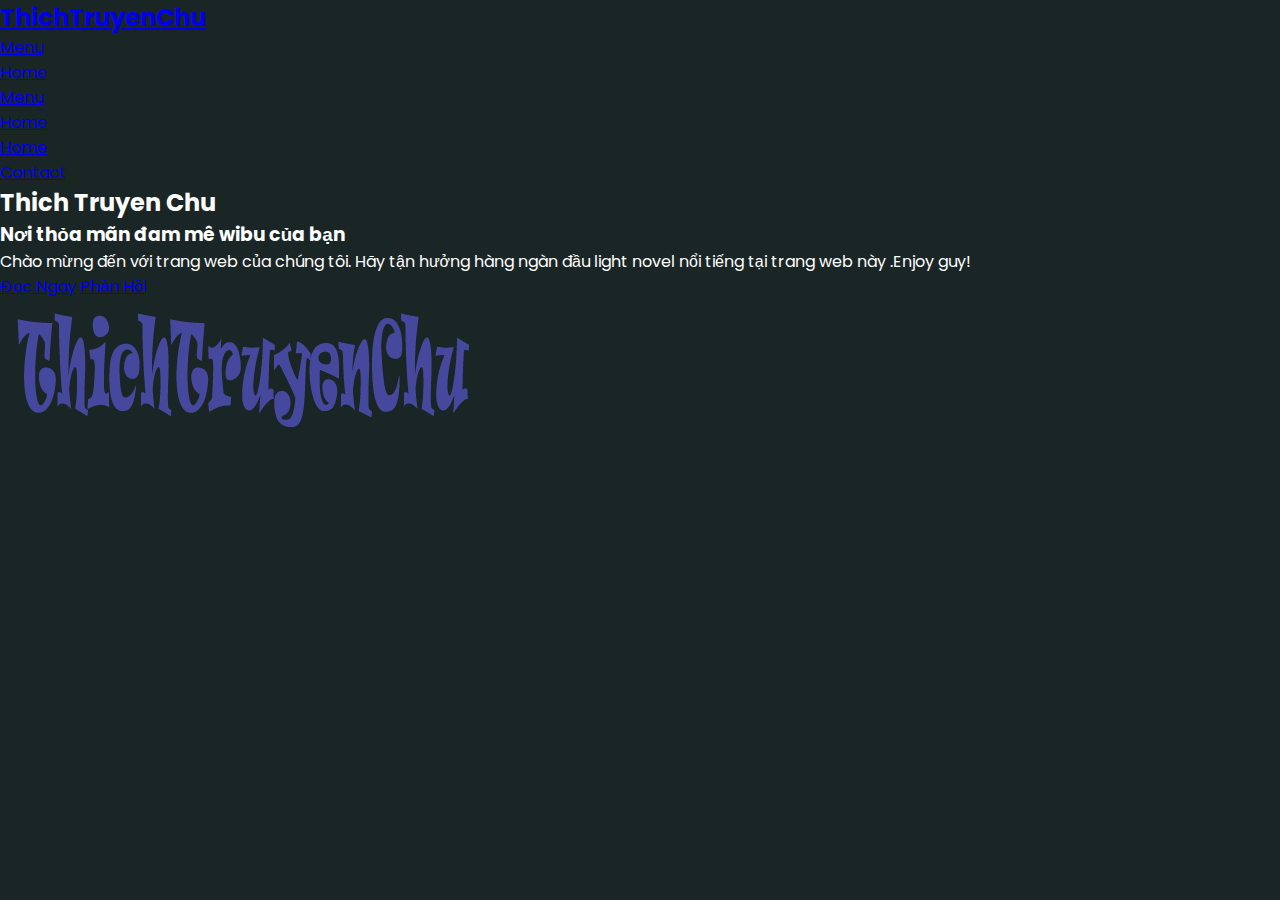
<file: index.html>
<!DOCTYPE html>
<html lang="en">
<head>
    <meta charset="UTF-8">
    <meta name="viewport" content="width=device-width, initial-scale=1.0">
    <title>ThichTruyenChu Website</title>
    <link rel="stylesheet" href="style.css">
</head>
<body>
    <!-- Header / Navbar -->
    <header>
        <nav class="navbar section-content">
            <a href="#" class="nav-logo">
                <h2 class="logo-text">ThichTruyenChu</h2>
            </a>
            <ul class="nav-menu">
                <li>
                    <a href="#" class="nav-link">Menu</a>
                </li>
                <li class="nav-item">
                    <a href="#" class="nav-link">Home</a>
                </li>
                <li class="nav-item">
                    <a href="#" class="nav-link">Menu</a>
                </li>
                <li class="nav-item">
                    <a href="#" class="nav-link">Home</a>
                </li>
                <li class="nav-item">
                    <a href="#" class="nav-link">Home</a>
                </li>
                <li class="nav-item">
                    <a href="#" class="nav-link">Contact</a>
                </li>
            </ul>
        </nav>
    </header>

    <main>
        <section class="hero-section">
            <div class="section-content">
                <div class="hero-details">
                    <h2 class="title">Thich Truyen Chu</h2>
                    <h3 class="subtitle">Nơi thỏa mãn đam mê wibu của bạn</h3>
                    <p class="description">Chào mừng đến với trang web của chúng tôi. Hãy tận hưởng hàng ngàn đầu light novel nổi tiếng tại trang web này .Enjoy guy! </p>

                    <div class="buttons">
                        <a href="#" class="button read-now">Đọc Ngay</a>
                        <a href="#" class="button React-us">Phản Hồi</a>
                    </div>
                </div>
                <div class="logo-image-wrapper">
                    <img src="image/logo2.2.png" alt="Logo" class="logo-image">
                </div>
            </div>
        </section>
    </main>
</body>
</html>
</file>
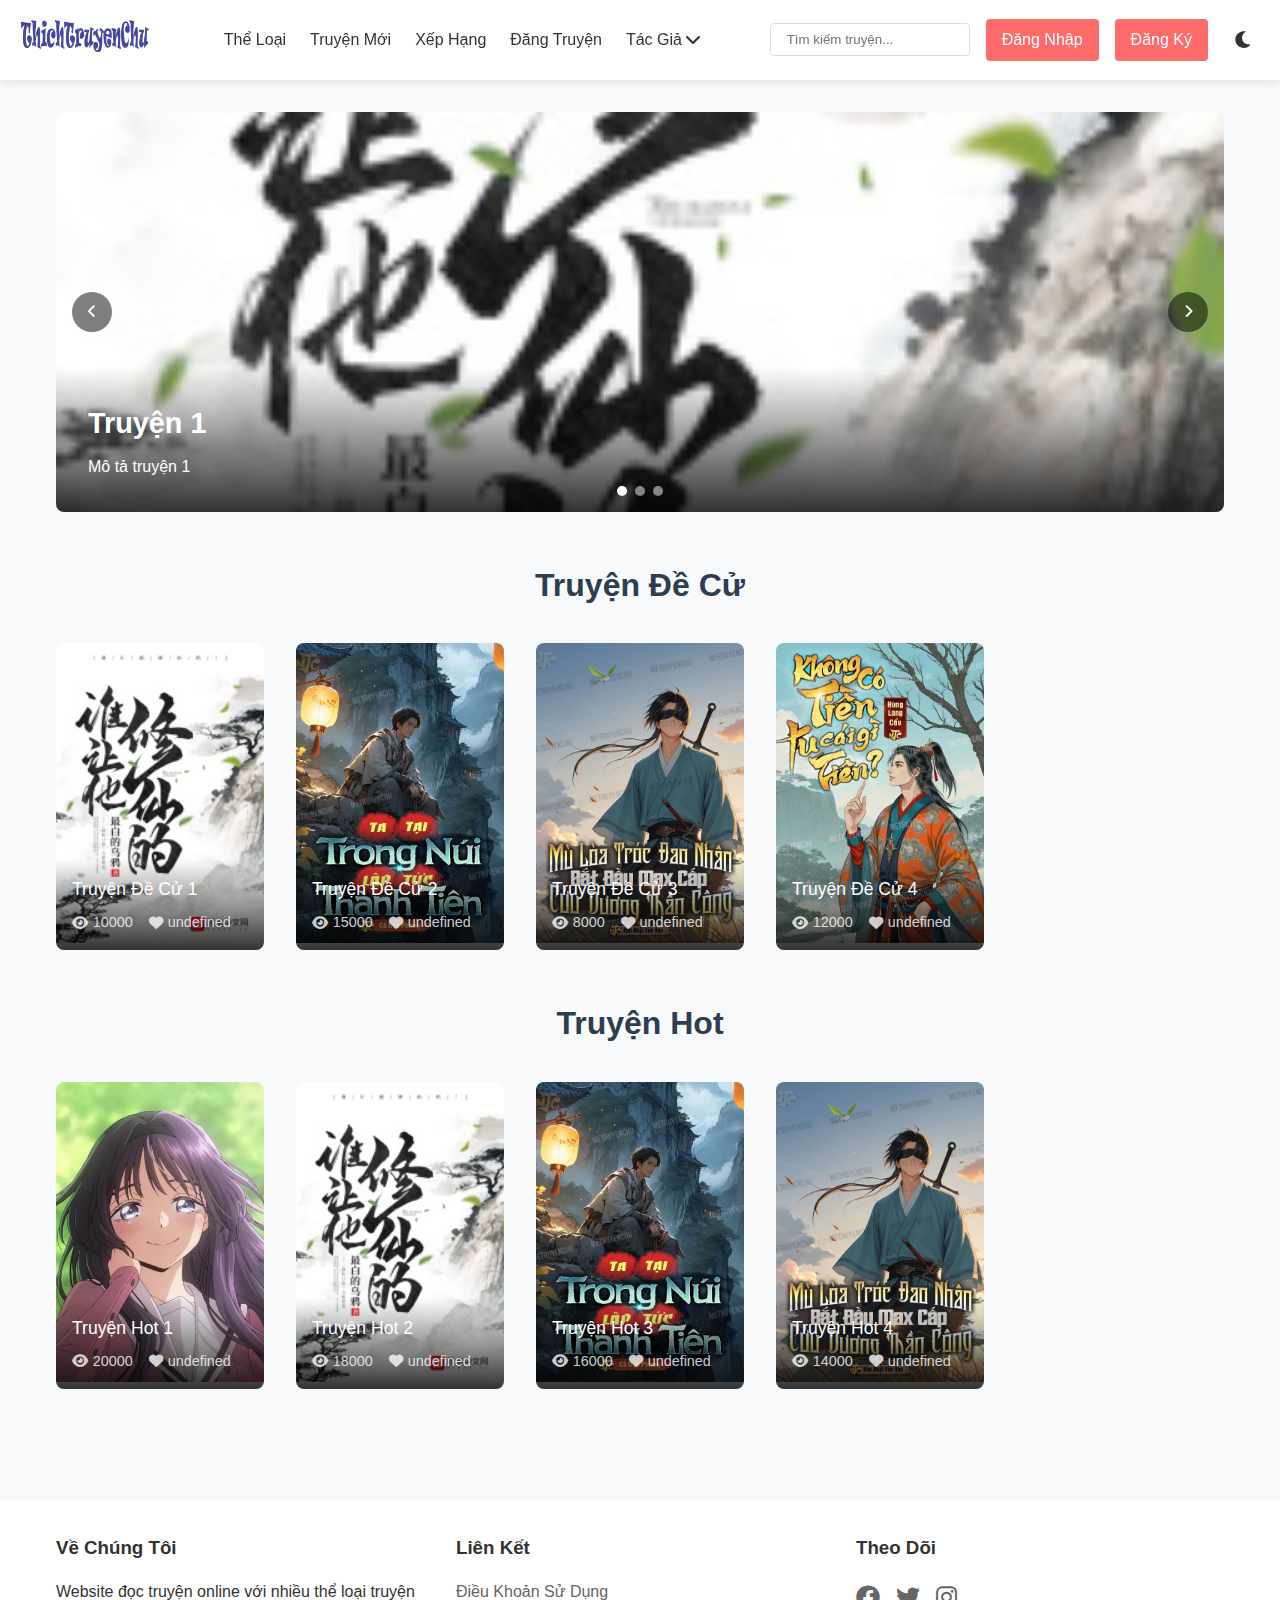
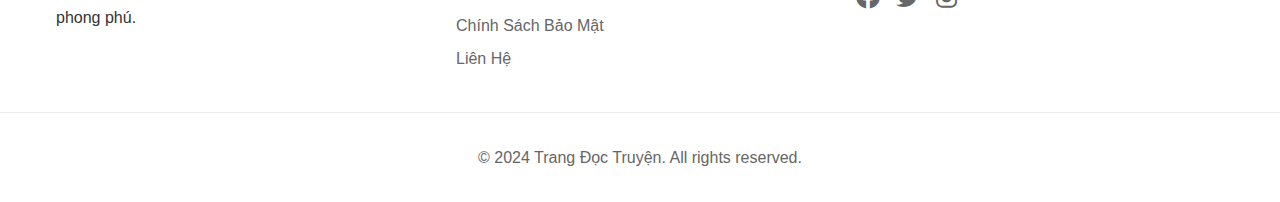
<file: static/index.html>
<!DOCTYPE html>
<html lang="vi">
<head>
    <meta charset="UTF-8">
    <meta name="viewport" content="width=device-width, initial-scale=1.0">
    <title>Trang Đọc Truyện</title>
    <link rel="stylesheet" href="common.css">
    <link rel="stylesheet" href="style.css">
    <link rel="stylesheet" href="https://cdnjs.cloudflare.com/ajax/libs/font-awesome/6.0.0/css/all.min.css">
</head>
<body>
    <!-- Navigation -->
    <nav class="nav">
        <div class="nav-logo">
            <a href="index.html">
                <img src="./image/logo2.2.png" alt="Logo">
            </a>
        </div>
        <button class="mobile-menu-toggle">
            <i class="fas fa-bars"></i>
        </button>
        <div class="nav-left">
            <a href="categories.html">Thể Loại</a>
            <a href="new.html">Truyện Mới</a>
            <a href="ranking.html">Xếp Hạng</a>
            <a href="ranking.html">Đăng Truyện</a>
            <div class="dropdown">
                <span class="dropdown-toggle">Tác Giả <i class="fas fa-chevron-down"></i></span>
                <div class="dropdown-menu">
                    <a href="#">Tác Giả Nổi Bật</a>
                    <a href="#">Tác Giả Mới</a>
                </div>
            </div>
        </div>
        <div class="nav-right">
            <input type="text" placeholder="Tìm kiếm truyện...">
            <a href="auth.html" class="nav-btn">Đăng Nhập</a>
            <a href="auth.html" class="nav-btn">Đăng Ký</a>
            <button class="dark-mode-toggle">
                <i class="fas fa-moon"></i>
            </button>
        </div>
    </nav>

    <!-- Main Content -->
    <main class="container">
        <!-- Featured Novels Carousel -->
        <section class="featured-novels">
            <div class="carousel">
                <div class="carousel-inner">
                    <div class="carousel-item active">
                        <img src="./image/novel1.jpg" alt="Truyện 1">
                        <div class="carousel-caption">
                            <h3>Truyện 1</h3>
                            <p>Mô tả truyện 1</p>
                        </div>
                    </div>
                    <div class="carousel-item">
                        <img src="./image/novel2.jpg" alt="Truyện 2">
                        <div class="carousel-caption">
                            <h3>Truyện 2</h3>
                            <p>Mô tả truyện 2</p>
                        </div>
                    </div>
                    <div class="carousel-item">
                        <img src="./image/novel3.jpg" alt="Truyện 3">
                        <div class="carousel-caption">
                            <h3>Truyện 3</h3>
                            <p>Mô tả truyện 3</p>
                        </div>
                    </div>
                </div>
                <button class="carousel-control prev">
                    <i class="fas fa-chevron-left"></i>
                </button>
                <button class="carousel-control next">
                    <i class="fas fa-chevron-right"></i>
                </button>
                <div class="carousel-indicators">
                    <span class="active"></span>
                    <span></span>
                    <span></span>
                </div>
            </div>
        </section>

        <!-- Recommended Novels -->
        <section class="recommended-novels">
            <div class="section-header">
                <h2>Truyện Đề Cử</h2>
            </div>
            <div class="novels-grid">
                <!-- Novel items will be added dynamically -->
            </div>
        </section>

        <!-- Hot Novels -->
        <section class="hot-novels">
            <div class="section-header">
                <h2>Truyện Hot</h2>
            </div>
            <div class="novels-grid">
                <!-- Novel items will be added dynamically -->
            </div>
        </section>
    </main>

    <!-- Footer -->
    <footer class="footer">
        <div class="footer-content">
            <div class="footer-section">
                <h3>Về Chúng Tôi</h3>
                <p>Website đọc truyện online với nhiều thể loại truyện phong phú.</p>
            </div>
            <div class="footer-section">
                <h3>Liên Kết</h3>
                <ul>
                    <li><a href="#">Điều Khoản Sử Dụng</a></li>
                    <li><a href="#">Chính Sách Bảo Mật</a></li>
                    <li><a href="#">Liên Hệ</a></li>
                </ul>
            </div>
            <div class="footer-section">
                <h3>Theo Dõi</h3>
                <div class="social-links">
                    <a href="#"><i class="fab fa-facebook"></i></a>
                    <a href="#"><i class="fab fa-twitter"></i></a>
                    <a href="#"><i class="fab fa-instagram"></i></a>
                </div>
            </div>
        </div>
        <div class="footer-bottom">
            <p>&copy; 2024 Trang Đọc Truyện. All rights reserved.</p>
        </div>
    </footer>

    <script src="script.js"></script>
</body>
</html>
</file>
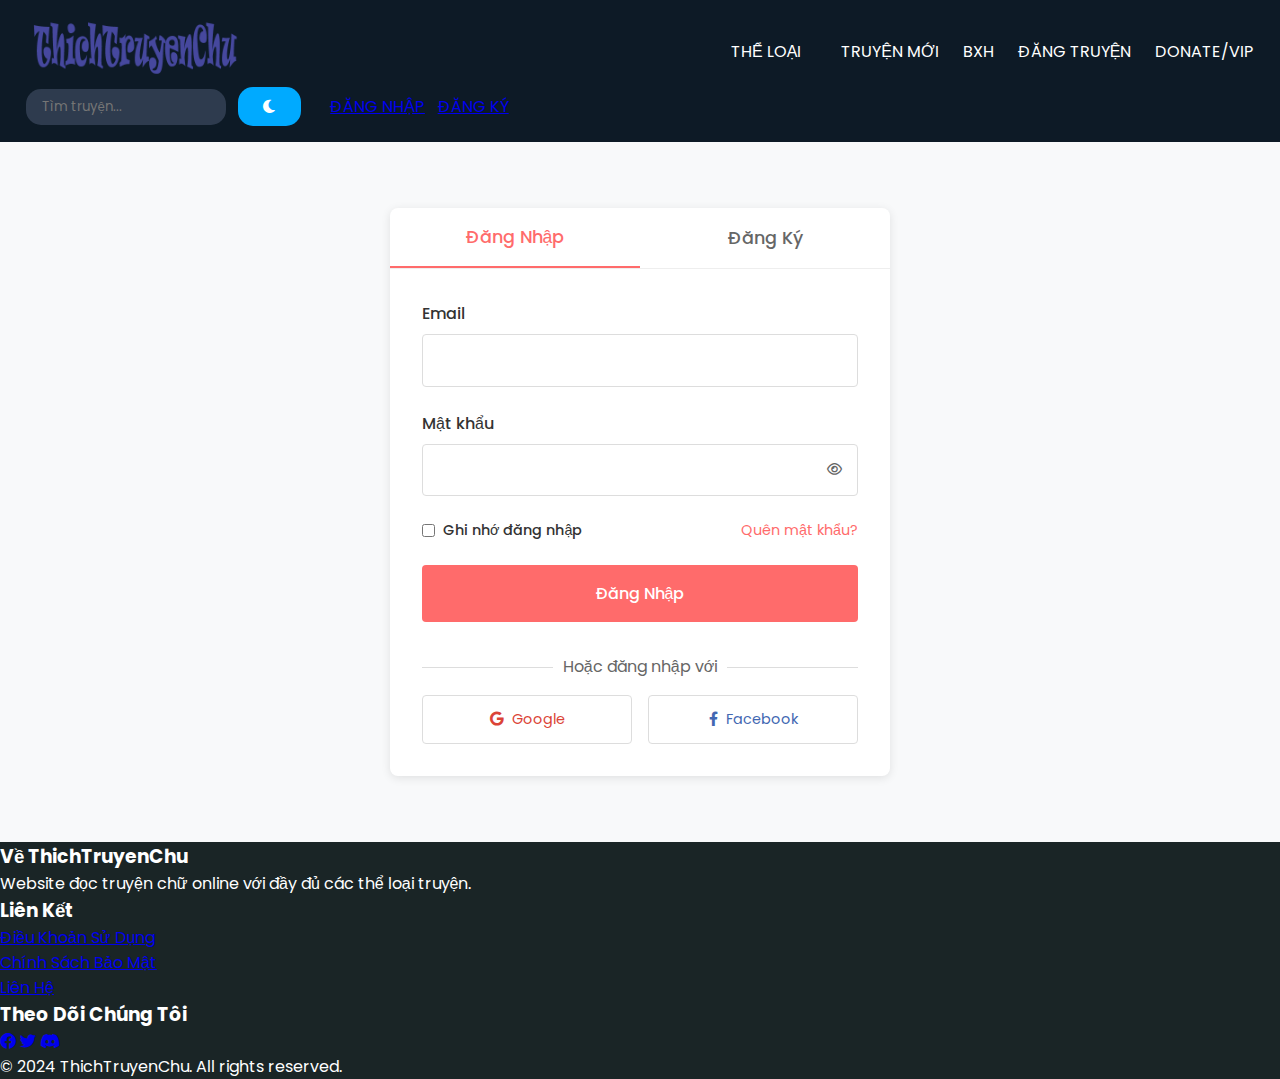
<file: auth.html>
<!DOCTYPE html>
<html lang="vi">
<head>
    <meta charset="UTF-8">
    <meta name="viewport" content="width=device-width, initial-scale=1.0">
    <title>Đăng Nhập/Đăng Ký - ThichTruyenChu</title>
    <link rel="stylesheet" href="style.css">
    <link rel="stylesheet" href="auth.css">
    <link rel="stylesheet" href="https://cdnjs.cloudflare.com/ajax/libs/font-awesome/6.0.0/css/all.min.css">
</head>
<body>
    <!-- Navigation -->
    <nav class="nav">
        <div class="nav-logo">
            <a href="index.html">
                <img src="image/logo2.2.png" alt="Logo">
            </a>
        </div>
        <div class="nav-left">
            <div class="dropdown">
                <a href="categories.html" class="dropdown-toggle">THỂ LOẠI</a>
                <div class="dropdown-menu">
                    <a href="categories.html?type=tinh-cam">Tình Cảm</a>
                    <a href="categories.html?type=kinh-di">Kinh Dị</a>
                    <a href="categories.html?type=hai-huoc">Hài Hước</a>
                    <a href="categories.html?type=vo-hiep">Võ Hiệp</a>
                </div>
            </div>
            <a href="new.html">TRUYỆN MỚI</a>
            <a href="ranking.html">BXH</a>
            <a href="upload.html">ĐĂNG TRUYỆN</a>
            <a href="donate.html">DONATE/VIP</a>
        </div>
        <div class="nav-right">
            <input type="text" placeholder="Tìm truyện...">
            <button class="dark-mode-toggle">
                <i class="fas fa-moon"></i>
            </button>
            <a href="auth.html" class="nav-btn">ĐĂNG NHẬP</a>
            <a href="auth.html" class="nav-btn">ĐĂNG KÝ</a>
        </div>
    </nav>

    <!-- Auth Container -->
    <div class="auth-container">
        <div class="auth-box">
            <div class="auth-tabs">
                <button class="auth-tab active" data-tab="login">Đăng Nhập</button>
                <button class="auth-tab" data-tab="register">Đăng Ký</button>
            </div>

            <!-- Login Form -->
            <form id="login-form" class="auth-form active">
                <div class="form-group">
                    <label for="login-email">Email</label>
                    <input type="email" id="login-email" required>
                </div>
                <div class="form-group">
                    <label for="login-password">Mật khẩu</label>
                    <div class="password-input">
                        <input type="password" id="login-password" required>
                        <button type="button" class="toggle-password">
                            <i class="far fa-eye"></i>
                        </button>
                    </div>
                </div>
                <div class="form-group remember-forgot">
                    <label>
                        <input type="checkbox"> Ghi nhớ đăng nhập
                    </label>
                    <a href="#" class="forgot-password">Quên mật khẩu?</a>
                </div>
                <button type="submit" class="auth-submit">Đăng Nhập</button>
                <div class="social-login">
                    <p>Hoặc đăng nhập với</p>
                    <div class="social-buttons">
                        <button type="button" class="social-btn google">
                            <i class="fab fa-google"></i> Google
                        </button>
                        <button type="button" class="social-btn facebook">
                            <i class="fab fa-facebook-f"></i> Facebook
                        </button>
                    </div>
                </div>
            </form>

            <!-- Register Form -->
            <form id="register-form" class="auth-form">
                <div class="form-group">
                    <label for="register-username">Tên người dùng</label>
                    <input type="text" id="register-username" required>
                </div>
                <div class="form-group">
                    <label for="register-email">Email</label>
                    <input type="email" id="register-email" required>
                </div>
                <div class="form-group">
                    <label for="register-password">Mật khẩu</label>
                    <div class="password-input">
                        <input type="password" id="register-password" required>
                        <button type="button" class="toggle-password">
                            <i class="far fa-eye"></i>
                        </button>
                    </div>
                </div>
                <div class="form-group">
                    <label for="register-confirm-password">Xác nhận mật khẩu</label>
                    <div class="password-input">
                        <input type="password" id="register-confirm-password" required>
                        <button type="button" class="toggle-password">
                            <i class="far fa-eye"></i>
                        </button>
                    </div>
                </div>
                <div class="form-group terms">
                    <label>
                        <input type="checkbox" required>
                        Tôi đồng ý với <a href="#">Điều khoản sử dụng</a> và <a href="#">Chính sách bảo mật</a>
                    </label>
                </div>
                <button type="submit" class="auth-submit">Đăng Ký</button>
            </form>
        </div>
    </div>

    <!-- Footer -->
    <footer class="footer">
        <div class="footer-content">
            <div class="footer-section">
                <h3>Về ThichTruyenChu</h3>
                <p>Website đọc truyện chữ online với đầy đủ các thể loại truyện.</p>
            </div>
            <div class="footer-section">
                <h3>Liên Kết</h3>
                <ul>
                    <li><a href="#">Điều Khoản Sử Dụng</a></li>
                    <li><a href="#">Chính Sách Bảo Mật</a></li>
                    <li><a href="#">Liên Hệ</a></li>
                </ul>
            </div>
            <div class="footer-section">
                <h3>Theo Dõi Chúng Tôi</h3>
                <div class="social-links">
                    <a href="#"><i class="fab fa-facebook"></i></a>
                    <a href="#"><i class="fab fa-twitter"></i></a>
                    <a href="#"><i class="fab fa-discord"></i></a>
                </div>
            </div>
        </div>
        <div class="footer-bottom">
            <p>&copy; 2024 ThichTruyenChu. All rights reserved.</p>
        </div>
    </footer>

    <script src="script.js"></script>
    <script src="auth.js"></script>
</body>
</html>
</file>
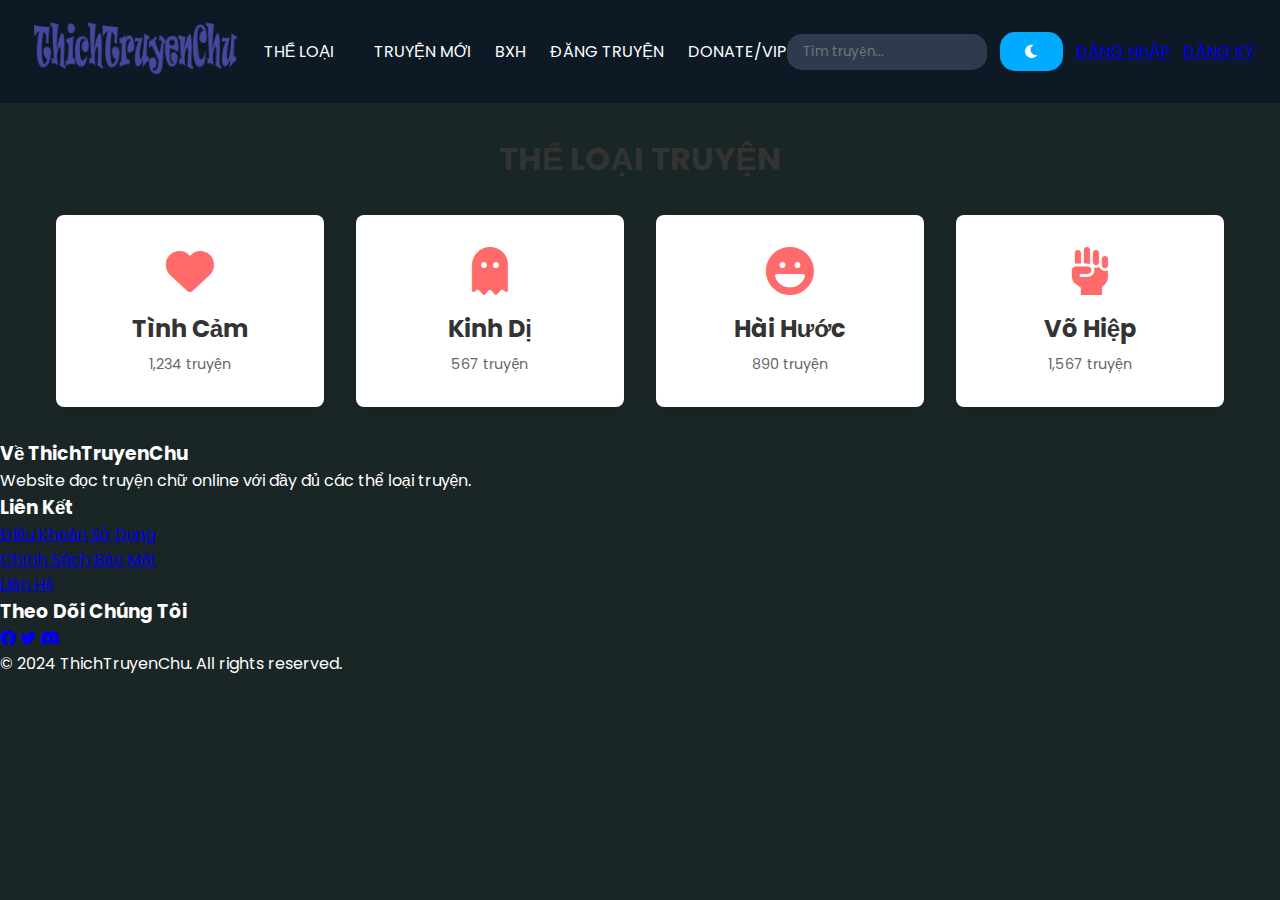
<file: categories.html>
<!DOCTYPE html>
<html lang="vi">
<head>
    <meta charset="UTF-8">
    <meta name="viewport" content="width=device-width, initial-scale=1.0">
    <title>Thể Loại - ThichTruyenChu</title>
    <link rel="stylesheet" href="style.css">
    <link rel="stylesheet" href="categories.css">
    <link rel="stylesheet" href="https://cdnjs.cloudflare.com/ajax/libs/font-awesome/6.0.0/css/all.min.css">
</head>
<body>
    <!-- Thanh điều hướng -->
    <nav class="nav">
        <div class="nav-logo">
            <a href="index.html">
                <img src="image/logo2.2.png" alt="Logo">
            </a>
        </div>
        <div class="nav-left">
            <div class="dropdown">
                <a href="categories.html" class="dropdown-toggle active">THỂ LOẠI</a>
                <div class="dropdown-menu">
                    <a href="categories.html?type=tinh-cam">Tình Cảm</a>
                    <a href="categories.html?type=kinh-di">Kinh Dị</a>
                    <a href="categories.html?type=hai-huoc">Hài Hước</a>
                    <a href="categories.html?type=vo-hiep">Võ Hiệp</a>
                </div>
            </div>
            <a href="new.html">TRUYỆN MỚI</a>
            <a href="ranking.html">BXH</a>
            <a href="upload.html">ĐĂNG TRUYỆN</a>
            <a href="donate.html">DONATE/VIP</a>
        </div>
        <div class="nav-right">
            <input type="text" placeholder="Tìm truyện...">
            <button class="dark-mode-toggle">
                <i class="fas fa-moon"></i>
            </button>
            <a href="auth.html" class="nav-btn">ĐĂNG NHẬP</a>
            <a href="auth.html" class="nav-btn">ĐĂNG KÝ</a>
        </div>
    </nav>

    <!-- Nội dung chính -->
    <div class="categories-container">
        <h1>THỂ LOẠI TRUYỆN</h1>
        <div class="categories-grid">
            <a href="categories.html?type=tinh-cam" class="category-card">
                <i class="fas fa-heart"></i>
                <h3>Tình Cảm</h3>
                <p>1,234 truyện</p>
            </a>
            <a href="categories.html?type=kinh-di" class="category-card">
                <i class="fas fa-ghost"></i>
                <h3>Kinh Dị</h3>
                <p>567 truyện</p>
            </a>
            <a href="categories.html?type=hai-huoc" class="category-card">
                <i class="fas fa-laugh"></i>
                <h3>Hài Hước</h3>
                <p>890 truyện</p>
            </a>
            <a href="categories.html?type=vo-hiep" class="category-card">
                <i class="fas fa-fist-raised"></i>
                <h3>Võ Hiệp</h3>
                <p>1,567 truyện</p>
            </a>
            <!-- Thêm các thể loại khác -->
        </div>
    </div>

    <!-- Footer -->
    <footer class="footer">
        <div class="footer-content">
            <div class="footer-section">
                <h3>Về ThichTruyenChu</h3>
                <p>Website đọc truyện chữ online với đầy đủ các thể loại truyện.</p>
            </div>
            <div class="footer-section">
                <h3>Liên Kết</h3>
                <ul>
                    <li><a href="#">Điều Khoản Sử Dụng</a></li>
                    <li><a href="#">Chính Sách Bảo Mật</a></li>
                    <li><a href="#">Liên Hệ</a></li>
                </ul>
            </div>
            <div class="footer-section">
                <h3>Theo Dõi Chúng Tôi</h3>
                <div class="social-links">
                    <a href="#"><i class="fab fa-facebook"></i></a>
                    <a href="#"><i class="fab fa-twitter"></i></a>
                    <a href="#"><i class="fab fa-discord"></i></a>
                </div>
            </div>
        </div>
        <div class="footer-bottom">
            <p>&copy; 2024 ThichTruyenChu. All rights reserved.</p>
        </div>
    </footer>

    <script src="script.js"></script>
    <script src="categories.js"></script>
</body>
</html>
</file>
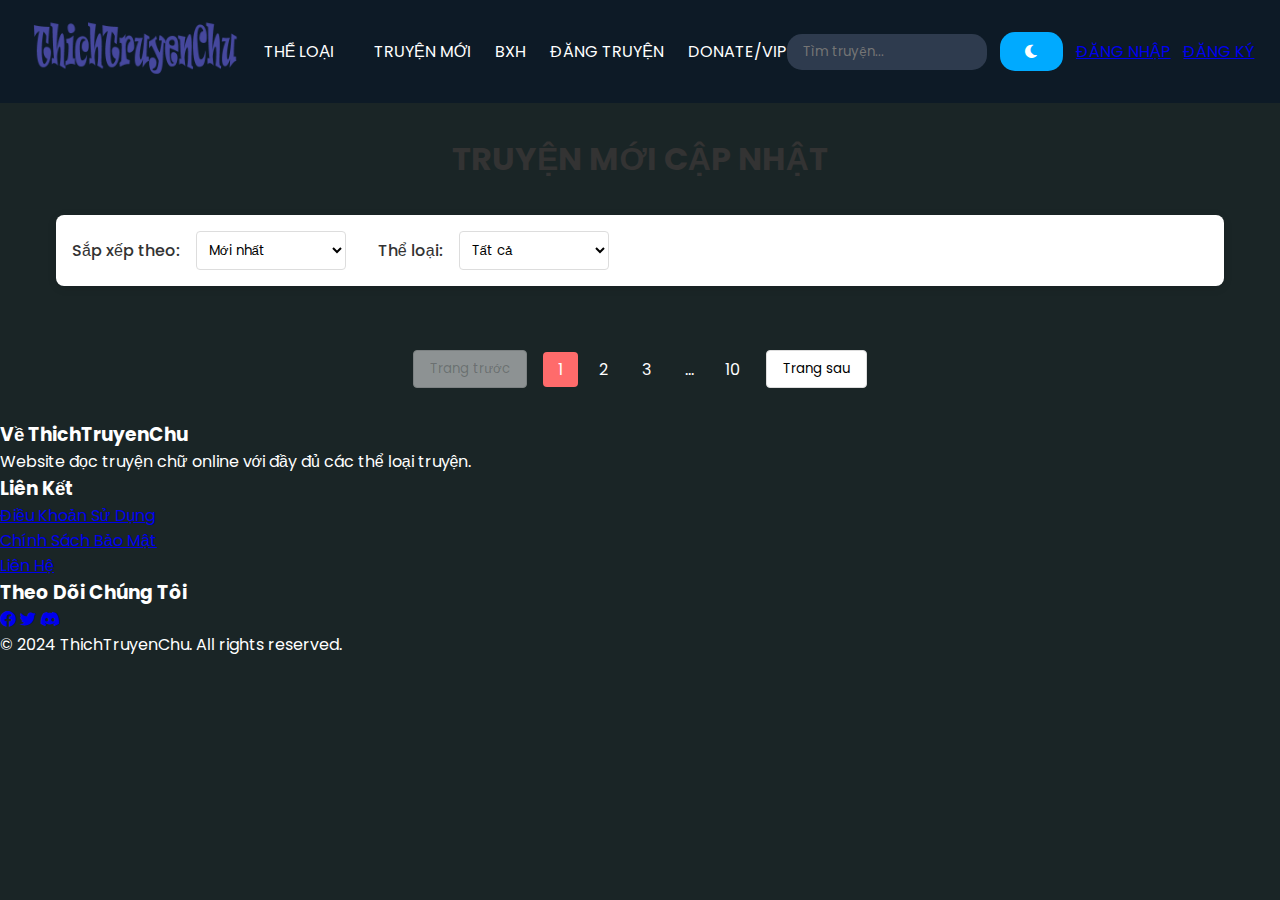
<file: new.html>
<!DOCTYPE html>
<html lang="vi">
<head>
    <meta charset="UTF-8">
    <meta name="viewport" content="width=device-width, initial-scale=1.0">
    <title>Truyện Mới - ThichTruyenChu</title>
    <link rel="stylesheet" href="style.css">
    <link rel="stylesheet" href="new.css">
    <link rel="stylesheet" href="https://cdnjs.cloudflare.com/ajax/libs/font-awesome/6.0.0/css/all.min.css">
</head>
<body>
    <!-- Thanh điều hướng -->
    <nav class="nav">
        <div class="nav-logo">
            <a href="index.html">
                <img src="image/logo2.2.png" alt="Logo">
            </a>
        </div>
        <div class="nav-left">
            <div class="dropdown">
                <a href="categories.html" class="dropdown-toggle">THỂ LOẠI</a>
                <div class="dropdown-menu">
                    <a href="categories.html?type=tinh-cam">Tình Cảm</a>
                    <a href="categories.html?type=kinh-di">Kinh Dị</a>
                    <a href="categories.html?type=hai-huoc">Hài Hước</a>
                    <a href="categories.html?type=vo-hiep">Võ Hiệp</a>
                </div>
            </div>
            <a href="new.html" class="active">TRUYỆN MỚI</a>
            <a href="ranking.html">BXH</a>
            <a href="upload.html">ĐĂNG TRUYỆN</a>
            <a href="donate.html">DONATE/VIP</a>
        </div>
        <div class="nav-right">
            <input type="text" placeholder="Tìm truyện...">
            <button class="dark-mode-toggle">
                <i class="fas fa-moon"></i>
            </button>
            <a href="auth.html" class="nav-btn">ĐĂNG NHẬP</a>
            <a href="auth.html" class="nav-btn">ĐĂNG KÝ</a>
        </div>
    </nav>

    <!-- Nội dung chính -->
    <div class="new-novels-container">
        <h1>TRUYỆN MỚI CẬP NHẬT</h1>
        
        <!-- Bộ lọc -->
        <div class="novel-filters">
            <div class="filter-group">
                <label>Sắp xếp theo:</label>
                <select id="sort-by">
                    <option value="latest">Mới nhất</option>
                    <option value="views">Lượt xem</option>
                    <option value="rating">Đánh giá</option>
                </select>
            </div>
            <div class="filter-group">
                <label>Thể loại:</label>
                <select id="category">
                    <option value="all">Tất cả</option>
                    <option value="tinh-cam">Tình Cảm</option>
                    <option value="kinh-di">Kinh Dị</option>
                    <option value="hai-huoc">Hài Hước</option>
                    <option value="vo-hiep">Võ Hiệp</option>
                </select>
            </div>
        </div>

        <!-- Danh sách truyện -->
        <div class="novels-grid">
            <!-- Truyện sẽ được thêm vào đây bằng JavaScript -->
        </div>

        <!-- Phân trang -->
        <div class="pagination">
            <button class="prev-page" disabled>Trang trước</button>
            <div class="page-numbers">
                <span class="current">1</span>
                <span>2</span>
                <span>3</span>
                <span>...</span>
                <span>10</span>
            </div>
            <button class="next-page">Trang sau</button>
        </div>
    </div>

    <!-- Footer -->
    <footer class="footer">
        <div class="footer-content">
            <div class="footer-section">
                <h3>Về ThichTruyenChu</h3>
                <p>Website đọc truyện chữ online với đầy đủ các thể loại truyện.</p>
            </div>
            <div class="footer-section">
                <h3>Liên Kết</h3>
                <ul>
                    <li><a href="#">Điều Khoản Sử Dụng</a></li>
                    <li><a href="#">Chính Sách Bảo Mật</a></li>
                    <li><a href="#">Liên Hệ</a></li>
                </ul>
            </div>
            <div class="footer-section">
                <h3>Theo Dõi Chúng Tôi</h3>
                <div class="social-links">
                    <a href="#"><i class="fab fa-facebook"></i></a>
                    <a href="#"><i class="fab fa-twitter"></i></a>
                    <a href="#"><i class="fab fa-discord"></i></a>
                </div>
            </div>
        </div>
        <div class="footer-bottom">
            <p>&copy; 2024 ThichTruyenChu. All rights reserved.</p>
        </div>
    </footer>

    <script src="script.js"></script>
    <script src="new.js"></script>
</body>
</html>
</file>
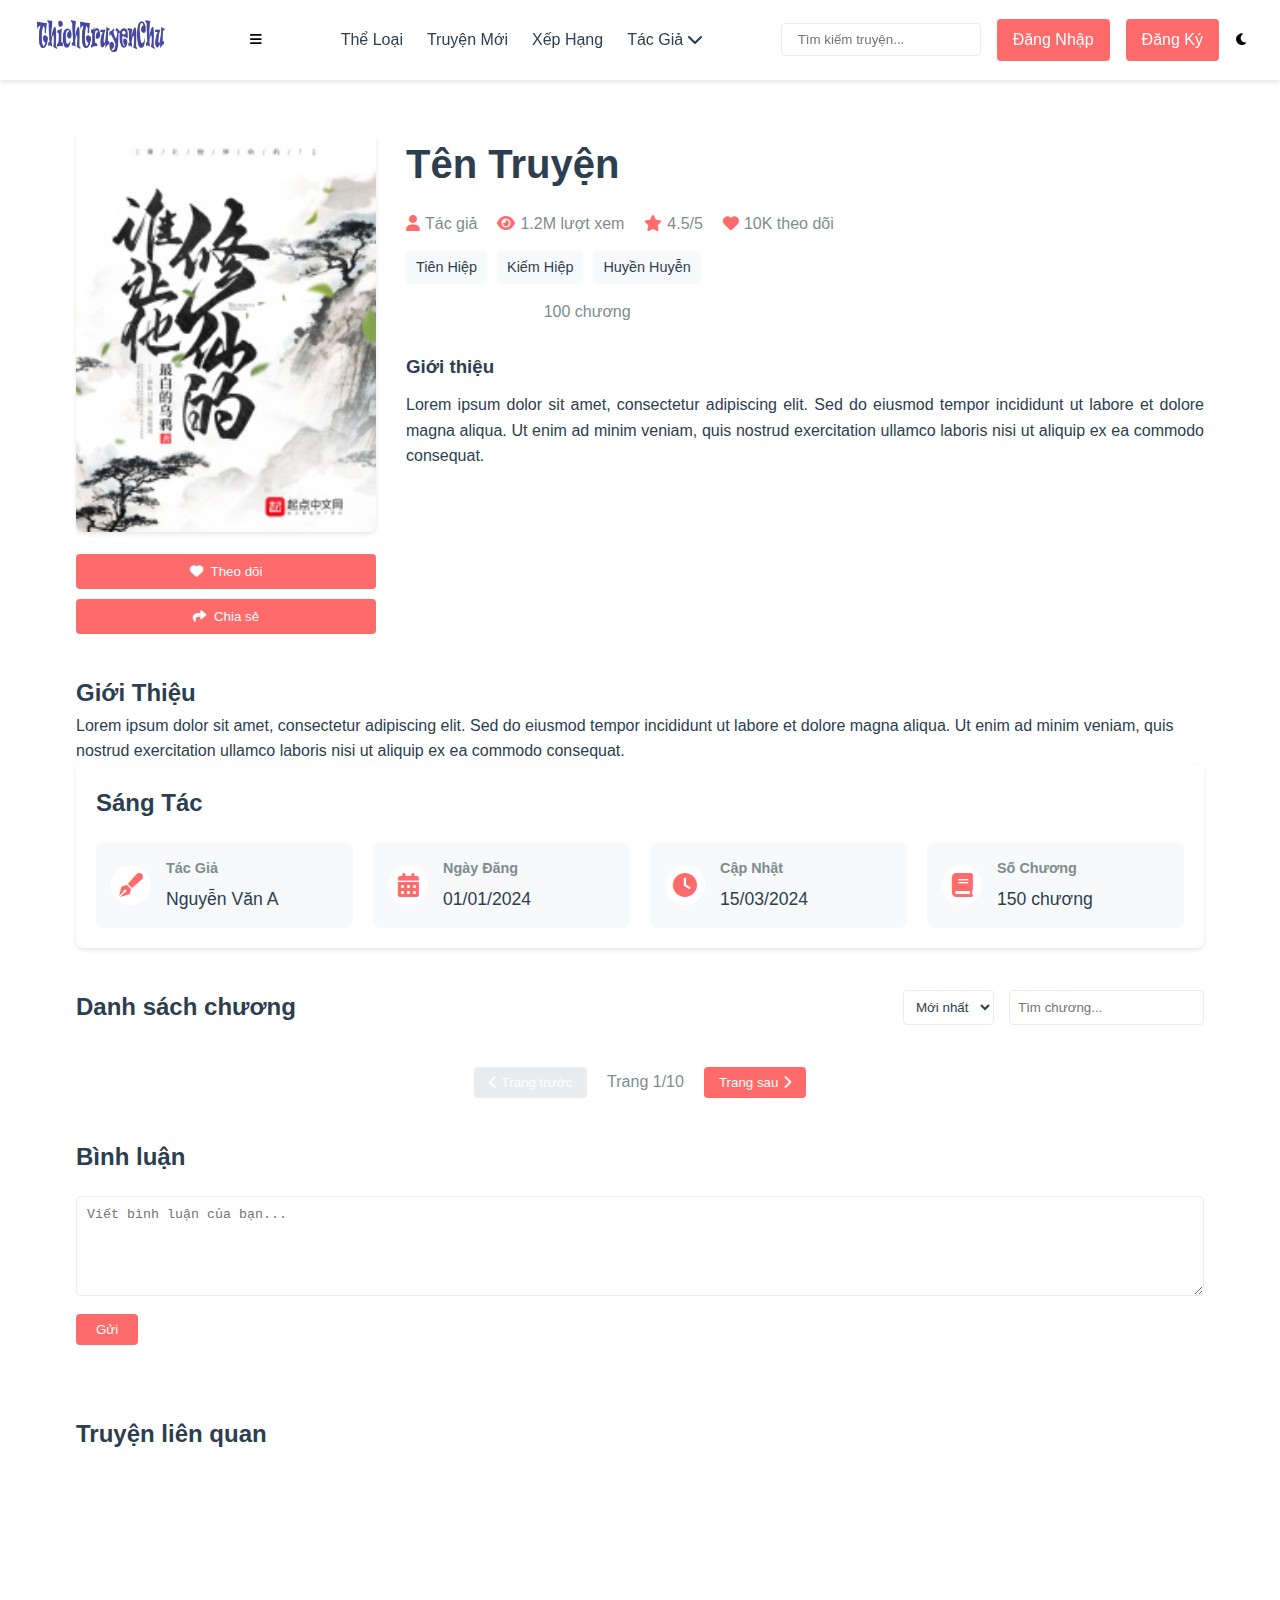
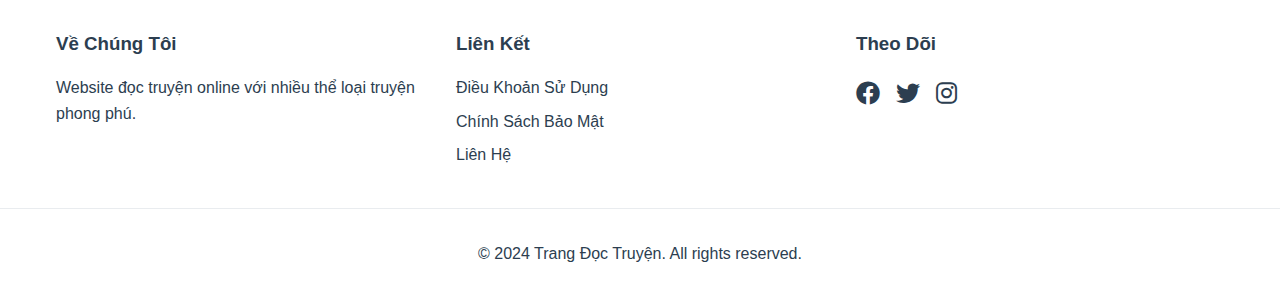
<file: novel-detail.html>
<!DOCTYPE html>
<html lang="vi">
<head>
    <meta charset="UTF-8">
    <meta name="viewport" content="width=device-width, initial-scale=1.0">
    <title>Chi Tiết Truyện</title>
    <link rel="stylesheet" href="common.css">
    <link rel="stylesheet" href="novel-detail.css">
    <link rel="stylesheet" href="https://cdnjs.cloudflare.com/ajax/libs/font-awesome/6.0.0/css/all.min.css">
</head>
<body>
    <!-- Navigation -->
    <nav class="nav">
        <div class="nav-logo">
            <a href="index.html">
                <img src="./image/logo2.2.png" alt="Logo">
            </a>
        </div>
        <button class="mobile-menu-toggle">
            <i class="fas fa-bars"></i>
        </button>
        <div class="nav-left">
            <a href="categories.html">Thể Loại</a>
            <a href="new.html">Truyện Mới</a>
            <a href="ranking.html">Xếp Hạng</a>
            <div class="dropdown">
                <span class="dropdown-toggle">Tác Giả <i class="fas fa-chevron-down"></i></span>
                <div class="dropdown-menu">
                    <a href="#">Tác Giả Nổi Bật</a>
                    <a href="#">Tác Giả Mới</a>
                </div>
            </div>
        </div>
        <div class="nav-right">
            <input type="text" placeholder="Tìm kiếm truyện...">
            <a href="auth.html" class="nav-btn">Đăng Nhập</a>
            <a href="auth.html" class="nav-btn">Đăng Ký</a>
            <button class="dark-mode-toggle">
                <i class="fas fa-moon"></i>
            </button>
        </div>
    </nav>

    <!-- Main Content -->
    <main class="container">
        <div class="novel-detail-container">
            <!-- Novel Info -->
            <div class="novel-info">
                <div class="novel-cover">
                    <img src="./image/novel1.jpg" alt="Truyện 1">
                    <div class="novel-actions">
                        <button class="action-btn follow-btn">
                            <i class="fas fa-heart"></i> Theo dõi
                        </button>
                        <button class="action-btn share-btn">
                            <i class="fas fa-share"></i> Chia sẻ
                        </button>
                    </div>
                </div>
                <div class="novel-details">
                    <h1>Tên Truyện</h1>
                    <div class="novel-meta">
                        <span><i class="fas fa-user"></i> Tác giả</span>
                        <span><i class="fas fa-eye"></i> 1.2M lượt xem</span>
                        <span><i class="fas fa-star"></i> 4.5/5</span>
                        <span><i class="fas fa-heart"></i> 10K theo dõi</span>
                    </div>
                    <div class="novel-tags">
                        <span class="tag">Tiên Hiệp</span>
                        <span class="tag">Kiếm Hiệp</span>
                        <span class="tag">Huyền Huyễn</span>
                    </div>
                    <div class="novel-status">
                        <span class="status">Đang tiến hành</span>
                        <span class="chapters">100 chương</span>
                    </div>
                    <div class="novel-description">
                        <h3>Giới thiệu</h3>
                        <p>Lorem ipsum dolor sit amet, consectetur adipiscing elit. Sed do eiusmod tempor incididunt ut labore et dolore magna aliqua. Ut enim ad minim veniam, quis nostrud exercitation ullamco laboris nisi ut aliquip ex ea commodo consequat.</p>
                    </div>
                </div>
            </div>

            <!-- Novel Description -->
            <div class="description">
                <h2>Giới Thiệu</h2>
                <p>Lorem ipsum dolor sit amet, consectetur adipiscing elit. Sed do eiusmod tempor incididunt ut labore et dolore magna aliqua. Ut enim ad minim veniam, quis nostrud exercitation ullamco laboris nisi ut aliquip ex ea commodo consequat.</p>
            </div>

            <!-- Novel Creation -->
            <div class="creation">
                <h2>Sáng Tác</h2>
                <div class="creation-info">
                    <div class="creation-item">
                        <i class="fas fa-pen-fancy"></i>
                        <div class="creation-detail">
                            <h3>Tác Giả</h3>
                            <p>Nguyễn Văn A</p>
                        </div>
                    </div>
                    <div class="creation-item">
                        <i class="fas fa-calendar-alt"></i>
                        <div class="creation-detail">
                            <h3>Ngày Đăng</h3>
                            <p>01/01/2024</p>
                        </div>
                    </div>
                    <div class="creation-item">
                        <i class="fas fa-clock"></i>
                        <div class="creation-detail">
                            <h3>Cập Nhật</h3>
                            <p>15/03/2024</p>
                        </div>
                    </div>
                    <div class="creation-item">
                        <i class="fas fa-book"></i>
                        <div class="creation-detail">
                            <h3>Số Chương</h3>
                            <p>150 chương</p>
                        </div>
                    </div>
                </div>
            </div>

            <!-- Chapter List -->
            <div class="chapter-list">
                <div class="chapter-list-header">
                    <h2>Danh sách chương</h2>
                    <div class="chapter-filters">
                        <select id="sortChapters">
                            <option value="asc">Mới nhất</option>
                            <option value="desc">Cũ nhất</option>
                        </select>
                        <input type="text" placeholder="Tìm chương...">
                    </div>
                </div>
                <div class="chapters-grid">
                    <!-- Chapters will be loaded here -->
                </div>
                <div class="pagination">
                    <button class="prev-page" disabled>
                        <i class="fas fa-chevron-left"></i> Trang trước
                    </button>
                    <span class="page-info">Trang 1/10</span>
                    <button class="next-page">
                        Trang sau <i class="fas fa-chevron-right"></i>
                    </button>
                </div>
            </div>

            <!-- Comments Section -->
            <div class="comments-section">
                <h2>Bình luận</h2>
                <div class="comment-form">
                    <textarea placeholder="Viết bình luận của bạn..."></textarea>
                    <button class="submit-comment">Gửi</button>
                </div>
                <div class="comments-list">
                    <!-- Comments will be loaded here -->
                </div>
            </div>

            <!-- Related Novels -->
            <div class="related-novels">
                <h2>Truyện liên quan</h2>
                <div class="novels-grid">
                    <!-- Related novels will be loaded here -->
                </div>
            </div>
        </div>
    </main>

    <!-- Footer -->
    <footer class="footer">
        <div class="footer-content">
            <div class="footer-section">
                <h3>Về Chúng Tôi</h3>
                <p>Website đọc truyện online với nhiều thể loại truyện phong phú.</p>
            </div>
            <div class="footer-section">
                <h3>Liên Kết</h3>
                <ul>
                    <li><a href="#">Điều Khoản Sử Dụng</a></li>
                    <li><a href="#">Chính Sách Bảo Mật</a></li>
                    <li><a href="#">Liên Hệ</a></li>
                </ul>
            </div>
            <div class="footer-section">
                <h3>Theo Dõi</h3>
                <div class="social-links">
                    <a href="#"><i class="fab fa-facebook"></i></a>
                    <a href="#"><i class="fab fa-twitter"></i></a>
                    <a href="#"><i class="fab fa-instagram"></i></a>
                </div>
            </div>
        </div>
        <div class="footer-bottom">
            <p>&copy; 2024 Trang Đọc Truyện. All rights reserved.</p>
        </div>
    </footer>

    <script src="script.js"></script>
    <script src="novel-detail.js"></script>
</body>
</html>
</file>
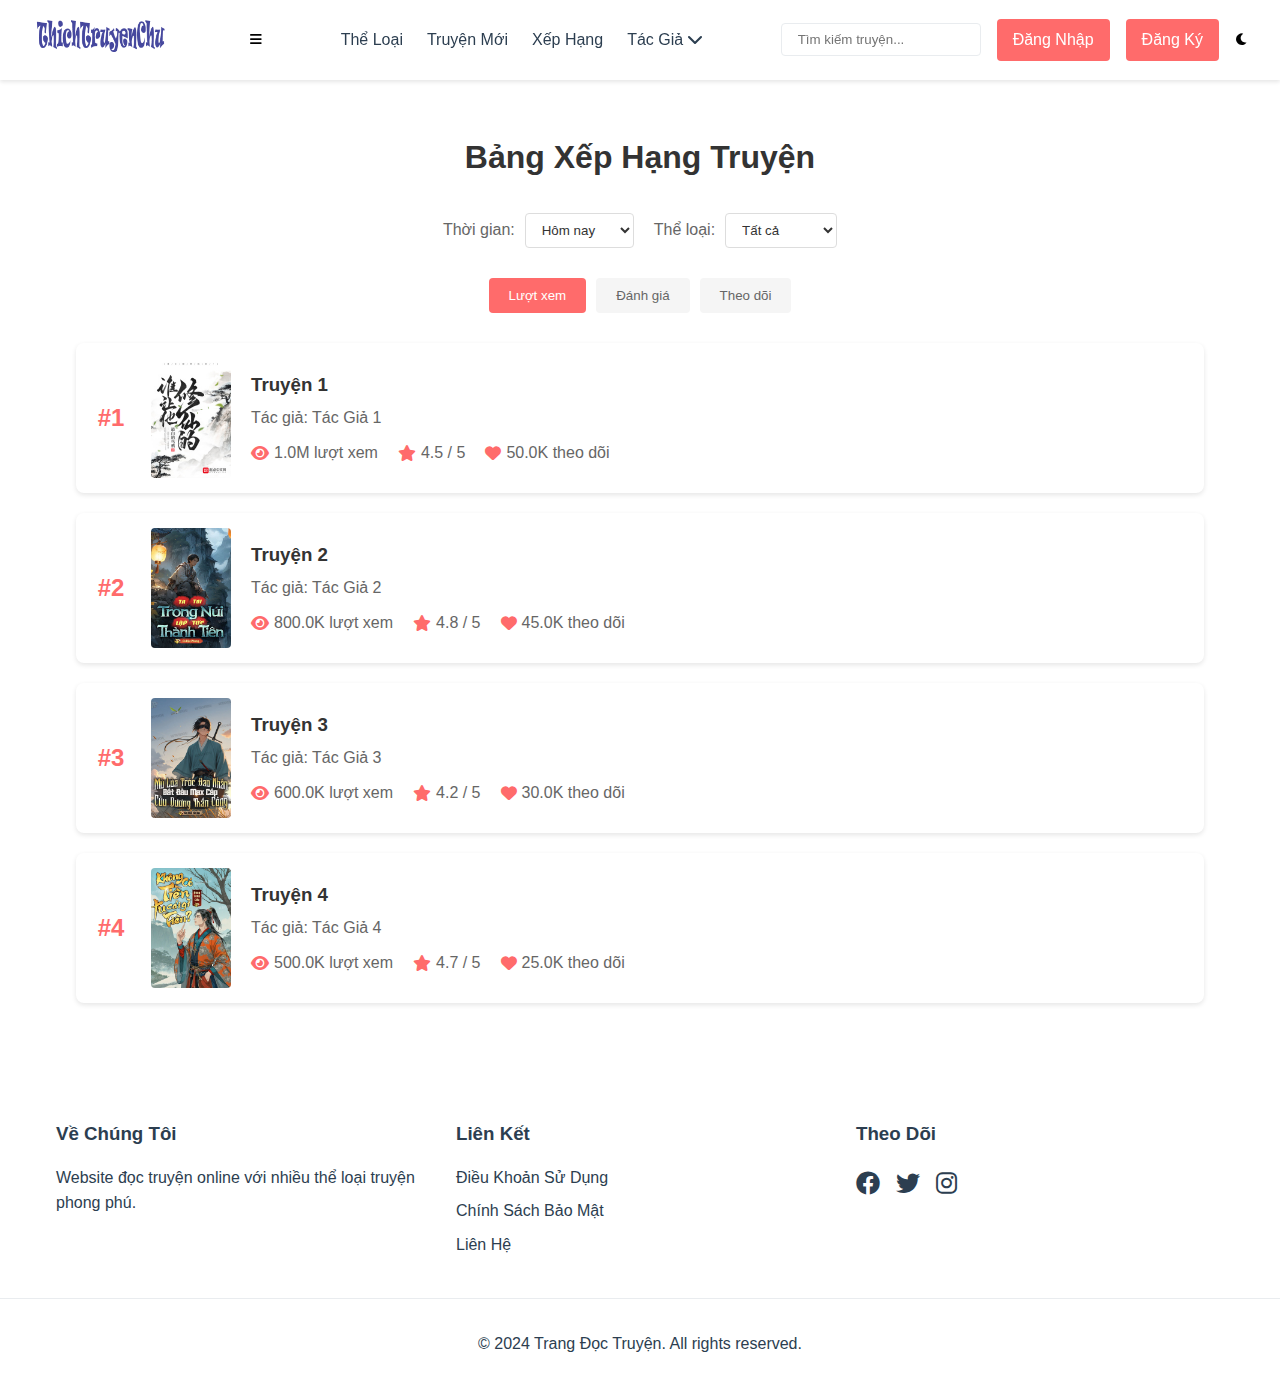
<file: ranking.html>
<!DOCTYPE html>
<html lang="vi">
<head>
    <meta charset="UTF-8">
    <meta name="viewport" content="width=device-width, initial-scale=1.0">
    <title>Xếp Hạng Truyện</title>
    <link rel="stylesheet" href="common.css">
    <link rel="stylesheet" href="ranking.css">
    <link rel="stylesheet" href="https://cdnjs.cloudflare.com/ajax/libs/font-awesome/6.0.0/css/all.min.css">
</head>
<body>
    <!-- Navigation -->
    <nav class="nav">
        <div class="nav-logo">
            <a href="index.html">
                <img src="./image/logo2.2.png" alt="Logo">
            </a>
        </div>
        <button class="mobile-menu-toggle">
            <i class="fas fa-bars"></i>
        </button>
        <div class="nav-left">
            <a href="categories.html">Thể Loại</a>
            <a href="new.html">Truyện Mới</a>
            <a href="ranking.html">Xếp Hạng</a>
            <div class="dropdown">
                <span class="dropdown-toggle">Tác Giả <i class="fas fa-chevron-down"></i></span>
                <div class="dropdown-menu">
                    <a href="#">Tác Giả Nổi Bật</a>
                    <a href="#">Tác Giả Mới</a>
                </div>
            </div>
        </div>
        <div class="nav-right">
            <input type="text" placeholder="Tìm kiếm truyện...">
            <a href="auth.html" class="nav-btn">Đăng Nhập</a>
            <a href="auth.html" class="nav-btn">Đăng Ký</a>
            <button class="dark-mode-toggle">
                <i class="fas fa-moon"></i>
            </button>
        </div>
    </nav>

    <!-- Main Content -->
    <main class="container">
        <div class="ranking-container">
            <h1>Bảng Xếp Hạng Truyện</h1>
            
            <!-- Ranking Filters -->
            <div class="ranking-filters">
                <div class="filter-group">
                    <label>Thời gian:</label>
                    <select id="timeFilter">
                        <option value="day">Hôm nay</option>
                        <option value="week">Tuần này</option>
                        <option value="month">Tháng này</option>
                        <option value="all">Tất cả</option>
                    </select>
                </div>
                <div class="filter-group">
                    <label>Thể loại:</label>
                    <select id="categoryFilter">
                        <option value="all">Tất cả</option>
                        <option value="action">Hành động</option>
                        <option value="romance">Tình cảm</option>
                        <option value="fantasy">Fantasy</option>
                        <option value="comedy">Hài hước</option>
                    </select>
                </div>
            </div>

            <!-- Ranking Tabs -->
            <div class="ranking-tabs">
                <button class="tab-btn active" data-tab="views">Lượt xem</button>
                <button class="tab-btn" data-tab="rating">Đánh giá</button>
                <button class="tab-btn" data-tab="follows">Theo dõi</button>
            </div>

            <!-- Ranking List -->
            <div class="ranking-list">
                <!-- Will be populated by JavaScript -->
            </div>
        </div>
    </main>

    <!-- Footer -->
    <footer class="footer">
        <div class="footer-content">
            <div class="footer-section">
                <h3>Về Chúng Tôi</h3>
                <p>Website đọc truyện online với nhiều thể loại truyện phong phú.</p>
            </div>
            <div class="footer-section">
                <h3>Liên Kết</h3>
                <ul>
                    <li><a href="#">Điều Khoản Sử Dụng</a></li>
                    <li><a href="#">Chính Sách Bảo Mật</a></li>
                    <li><a href="#">Liên Hệ</a></li>
                </ul>
            </div>
            <div class="footer-section">
                <h3>Theo Dõi</h3>
                <div class="social-links">
                    <a href="#"><i class="fab fa-facebook"></i></a>
                    <a href="#"><i class="fab fa-twitter"></i></a>
                    <a href="#"><i class="fab fa-instagram"></i></a>
                </div>
            </div>
        </div>
        <div class="footer-bottom">
            <p>&copy; 2024 Trang Đọc Truyện. All rights reserved.</p>
        </div>
    </footer>

    <script src="script.js"></script>
    <script src="ranking.js"></script>
</body>
</html>
</file>
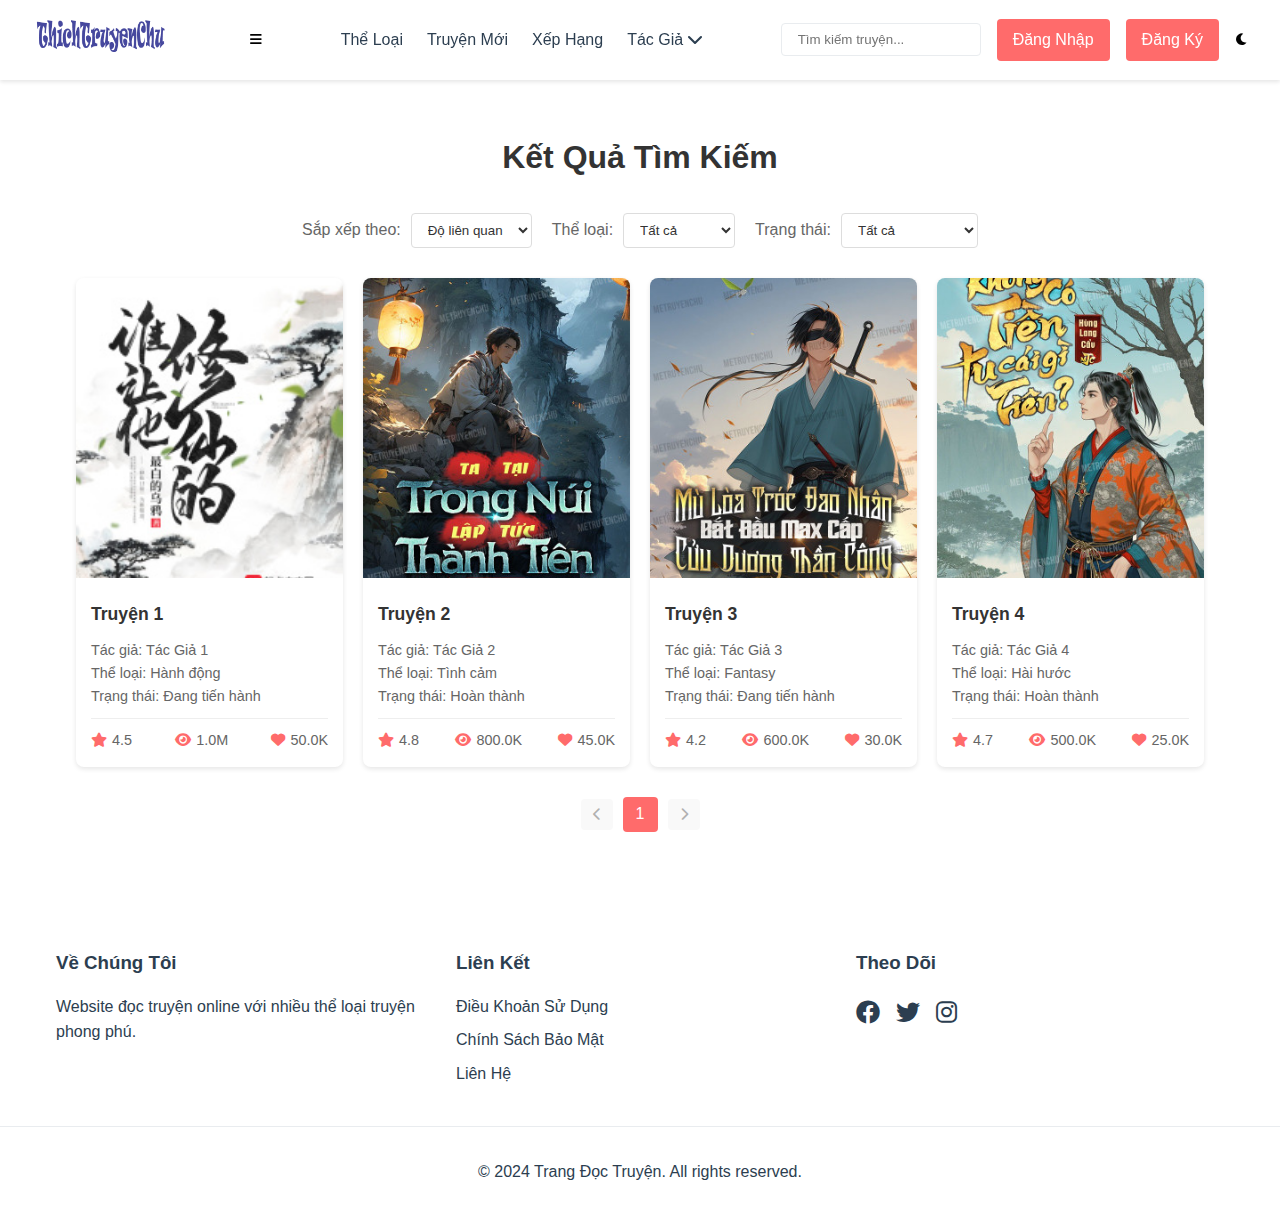
<file: search.html>
<!DOCTYPE html>
<html lang="vi">
<head>
    <meta charset="UTF-8">
    <meta name="viewport" content="width=device-width, initial-scale=1.0">
    <title>Tìm Kiếm Truyện</title>
    <link rel="stylesheet" href="common.css">
    <link rel="stylesheet" href="search.css">
    <link rel="stylesheet" href="https://cdnjs.cloudflare.com/ajax/libs/font-awesome/6.0.0/css/all.min.css">
</head>
<body>
    <!-- Navigation -->
    <nav class="nav">
        <div class="nav-logo">
            <a href="index.html">
                <img src="./image/logo2.2.png" alt="Logo">
            </a>
        </div>
        <button class="mobile-menu-toggle">
            <i class="fas fa-bars"></i>
        </button>
        <div class="nav-left">
            <a href="categories.html">Thể Loại</a>
            <a href="new.html">Truyện Mới</a>
            <a href="ranking.html">Xếp Hạng</a>
            <div class="dropdown">
                <span class="dropdown-toggle">Tác Giả <i class="fas fa-chevron-down"></i></span>
                <div class="dropdown-menu">
                    <a href="#">Tác Giả Nổi Bật</a>
                    <a href="#">Tác Giả Mới</a>
                </div>
            </div>
        </div>
        <div class="nav-right">
            <input type="text" placeholder="Tìm kiếm truyện...">
            <a href="auth.html" class="nav-btn">Đăng Nhập</a>
            <a href="auth.html" class="nav-btn">Đăng Ký</a>
            <button class="dark-mode-toggle">
                <i class="fas fa-moon"></i>
            </button>
        </div>
    </nav>

    <!-- Main Content -->
    <main class="container">
        <div class="search-container">
            <h1>Kết Quả Tìm Kiếm</h1>
            
            <!-- Search Filters -->
            <div class="search-filters">
                <div class="filter-group">
                    <label>Sắp xếp theo:</label>
                    <select id="sortFilter">
                        <option value="relevance">Độ liên quan</option>
                        <option value="latest">Mới nhất</option>
                        <option value="views">Lượt xem</option>
                        <option value="rating">Đánh giá</option>
                    </select>
                </div>
                <div class="filter-group">
                    <label>Thể loại:</label>
                    <select id="categoryFilter">
                        <option value="all">Tất cả</option>
                        <option value="action">Hành động</option>
                        <option value="romance">Tình cảm</option>
                        <option value="fantasy">Fantasy</option>
                        <option value="comedy">Hài hước</option>
                    </select>
                </div>
                <div class="filter-group">
                    <label>Trạng thái:</label>
                    <select id="statusFilter">
                        <option value="all">Tất cả</option>
                        <option value="ongoing">Đang tiến hành</option>
                        <option value="completed">Hoàn thành</option>
                    </select>
                </div>
            </div>

            <!-- Search Results -->
            <div class="search-results">
                <!-- Will be populated by JavaScript -->
            </div>

            <!-- Pagination -->
            <div class="pagination">
                <button class="prev-btn" disabled>
                    <i class="fas fa-chevron-left"></i>
                </button>
                <div class="page-numbers">
                    <span class="active">1</span>
                    <span>2</span>
                    <span>3</span>
                </div>
                <button class="next-btn">
                    <i class="fas fa-chevron-right"></i>
                </button>
            </div>
        </div>
    </main>

    <!-- Footer -->
    <footer class="footer">
        <div class="footer-content">
            <div class="footer-section">
                <h3>Về Chúng Tôi</h3>
                <p>Website đọc truyện online với nhiều thể loại truyện phong phú.</p>
            </div>
            <div class="footer-section">
                <h3>Liên Kết</h3>
                <ul>
                    <li><a href="#">Điều Khoản Sử Dụng</a></li>
                    <li><a href="#">Chính Sách Bảo Mật</a></li>
                    <li><a href="#">Liên Hệ</a></li>
                </ul>
            </div>
            <div class="footer-section">
                <h3>Theo Dõi</h3>
                <div class="social-links">
                    <a href="#"><i class="fab fa-facebook"></i></a>
                    <a href="#"><i class="fab fa-twitter"></i></a>
                    <a href="#"><i class="fab fa-instagram"></i></a>
                </div>
            </div>
        </div>
        <div class="footer-bottom">
            <p>&copy; 2024 Trang Đọc Truyện. All rights reserved.</p>
        </div>
    </footer>

    <script src="script.js"></script>
    <script src="search.js"></script>
</body>
</html>
</file>
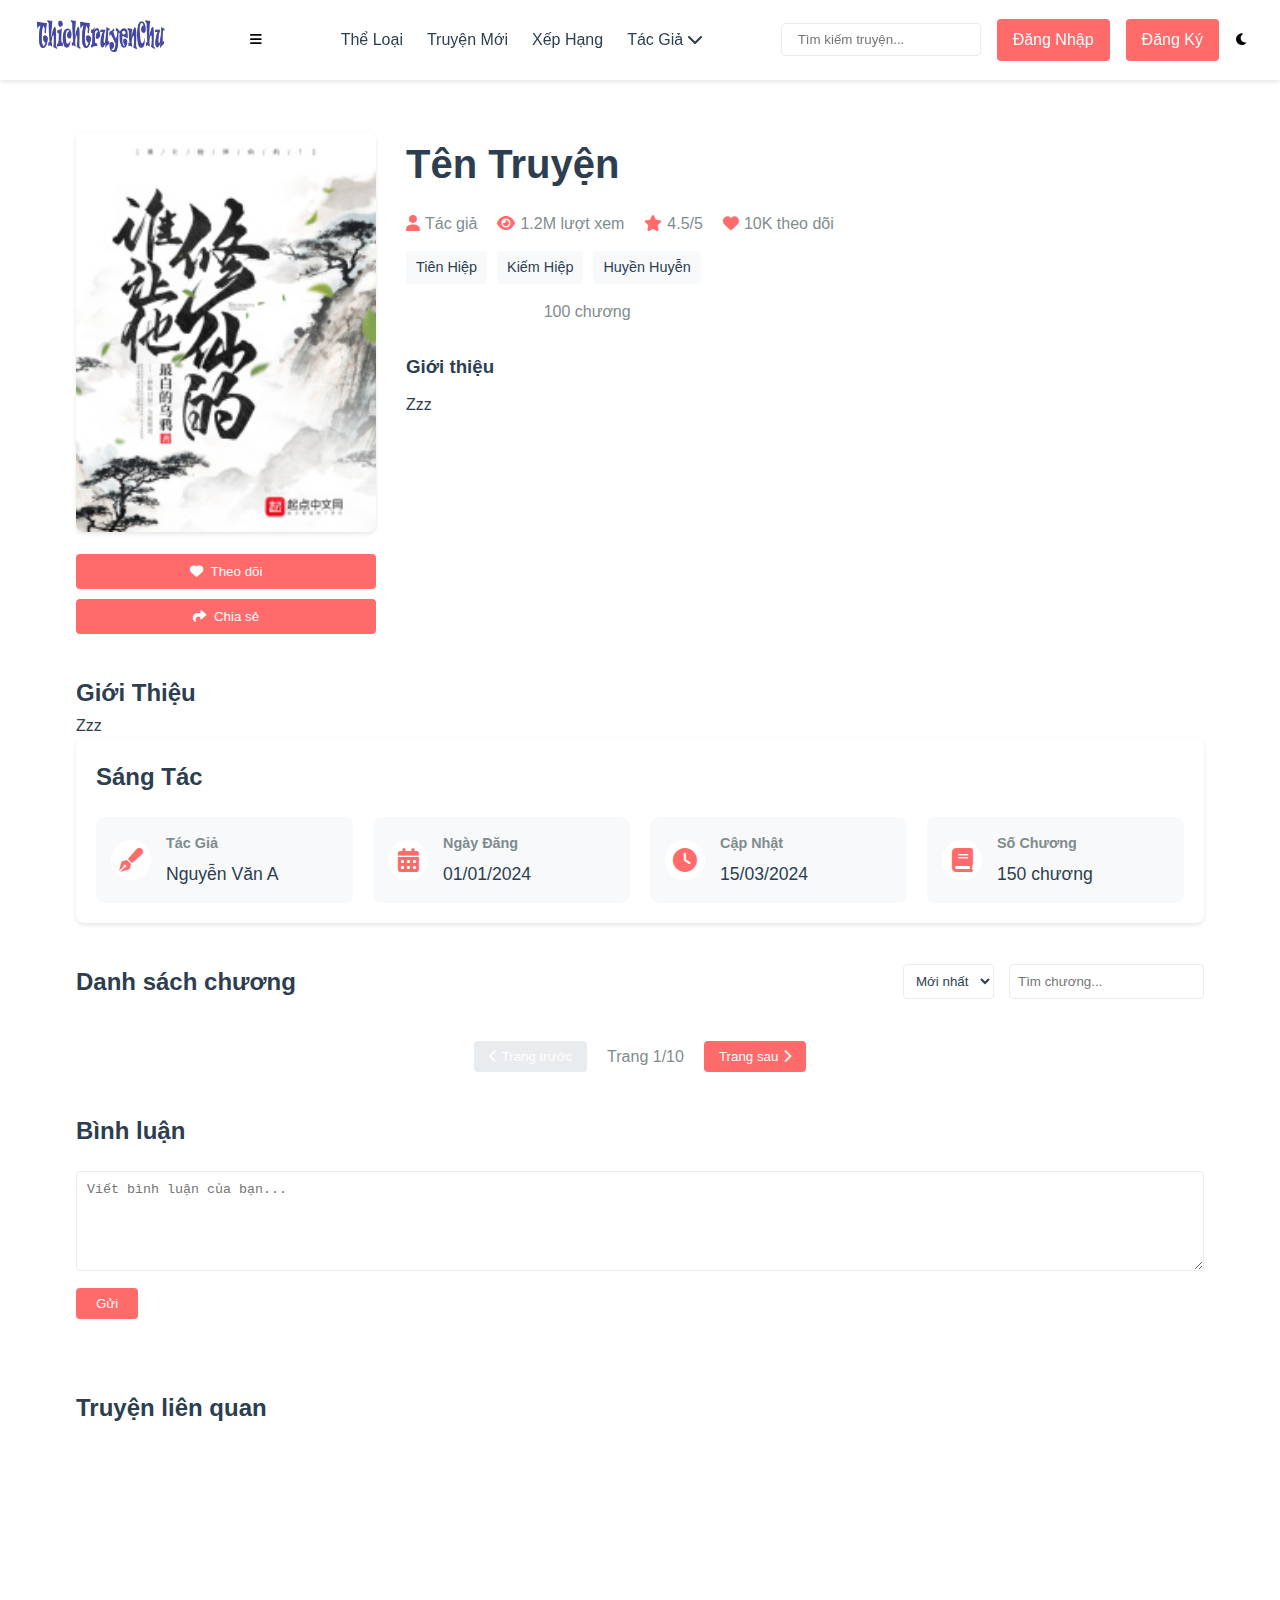
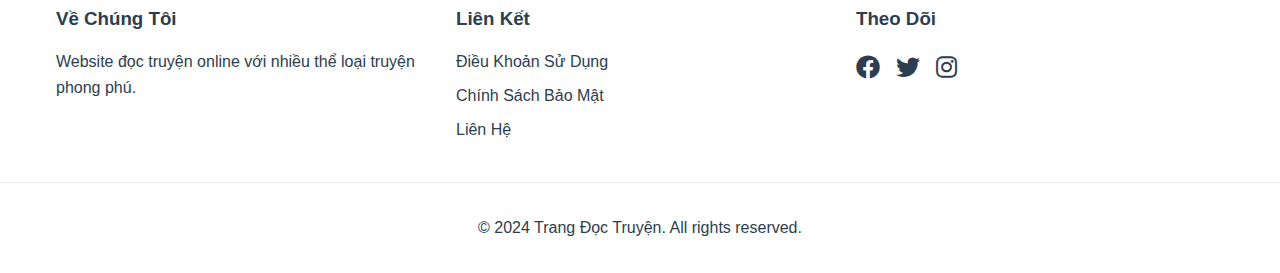
<file: static/novel-detail.html>
<!DOCTYPE html>
<html lang="vi">
<head>
    <meta charset="UTF-8">
    <meta name="viewport" content="width=device-width, initial-scale=1.0">
    <title>Chi Tiết Truyện</title>
    <link rel="stylesheet" href="common.css">
    <link rel="stylesheet" href="novel-detail.css">
    <link rel="stylesheet" href="https://cdnjs.cloudflare.com/ajax/libs/font-awesome/6.0.0/css/all.min.css">
</head>
<body>
    <!-- Navigation -->
    <nav class="nav">
        <div class="nav-logo">
            <a href="index.html">
                <img src="./image/logo2.2.png" alt="Logo">
            </a>
        </div>
        <button class="mobile-menu-toggle">
            <i class="fas fa-bars"></i>
        </button>
        <div class="nav-left">
            <a href="categories.html">Thể Loại</a>
            <a href="new.html">Truyện Mới</a>
            <a href="ranking.html">Xếp Hạng</a>
            <div class="dropdown">
                <span class="dropdown-toggle">Tác Giả <i class="fas fa-chevron-down"></i></span>
                <div class="dropdown-menu">
                    <a href="#">Tác Giả Nổi Bật</a>
                    <a href="#">Tác Giả Mới</a>
                </div>
            </div>
        </div>
        <div class="nav-right">
            <input type="text" placeholder="Tìm kiếm truyện...">
            <a href="auth.html" class="nav-btn">Đăng Nhập</a>
            <a href="auth.html" class="nav-btn">Đăng Ký</a>
            <button class="dark-mode-toggle">
                <i class="fas fa-moon"></i>
            </button>
        </div>
    </nav>

    <!-- Main Content -->
    <main class="container">
        <div class="novel-detail-container">
            <!-- Novel Info -->
            <div class="novel-info">
                <div class="novel-cover">
                    <img src="./image/novel1.jpg" alt="Truyện 1">
                    <div class="novel-actions">
                        <button class="action-btn follow-btn">
                            <i class="fas fa-heart"></i> Theo dõi
                        </button>
                        <button class="action-btn share-btn">
                            <i class="fas fa-share"></i> Chia sẻ
                        </button>
                    </div>
                </div>
                <div class="novel-details">
                    <h1>Tên Truyện</h1>
                    <div class="novel-meta">
                        <span><i class="fas fa-user"></i> Tác giả</span>
                        <span><i class="fas fa-eye"></i> 1.2M lượt xem</span>
                        <span><i class="fas fa-star"></i> 4.5/5</span>
                        <span><i class="fas fa-heart"></i> 10K theo dõi</span>
                    </div>
                    <div class="novel-tags">
                        <span class="tag">Tiên Hiệp</span>
                        <span class="tag">Kiếm Hiệp</span>
                        <span class="tag">Huyền Huyễn</span>
                    </div>
                    <div class="novel-status">
                        <span class="status">Đang tiến hành</span>
                        <span class="chapters">100 chương</span>
                    </div>
                    <div class="novel-description">
                        <h3>Giới thiệu</h3>
                        <p>Zzz</p>
                    </div>
                </div>
            </div>

            <!-- Novel Description -->
            <div class="description">
                <h2>Giới Thiệu</h2>
                <p>Zzz</p>
            </div>

            <!-- Novel Creation -->
            <div class="creation">
                <h2>Sáng Tác</h2>
                <div class="creation-info">
                    <div class="creation-item">
                        <i class="fas fa-pen-fancy"></i>
                        <div class="creation-detail">
                            <h3>Tác Giả</h3>
                            <p>Nguyễn Văn A</p>
                        </div>
                    </div>
                    <div class="creation-item">
                        <i class="fas fa-calendar-alt"></i>
                        <div class="creation-detail">
                            <h3>Ngày Đăng</h3>
                            <p>01/01/2024</p>
                        </div>
                    </div>
                    <div class="creation-item">
                        <i class="fas fa-clock"></i>
                        <div class="creation-detail">
                            <h3>Cập Nhật</h3>
                            <p>15/03/2024</p>
                        </div>
                    </div>
                    <div class="creation-item">
                        <i class="fas fa-book"></i>
                        <div class="creation-detail">
                            <h3>Số Chương</h3>
                            <p>150 chương</p>
                        </div>
                    </div>
                </div>
            </div>

            <!-- Chapter List -->
            <div class="chapter-list">
                <div class="chapter-list-header">
                    <h2>Danh sách chương</h2>
                    <div class="chapter-filters">
                        <select id="sortChapters">
                            <option value="asc">Mới nhất</option>
                            <option value="desc">Cũ nhất</option>
                        </select>
                        <input type="text" placeholder="Tìm chương...">
                    </div>
                </div>
                <div class="chapters-grid">
                    <!-- Chapters will be loaded here -->
                </div>
                <div class="pagination">
                    <button class="prev-page" disabled>
                        <i class="fas fa-chevron-left"></i> Trang trước
                    </button>
                    <span class="page-info">Trang 1/10</span>
                    <button class="next-page">
                        Trang sau <i class="fas fa-chevron-right"></i>
                    </button>
                </div>
            </div>

            <!-- Comments Section -->
            <div class="comments-section">
                <h2>Bình luận</h2>
                <div class="comment-form">
                    <textarea placeholder="Viết bình luận của bạn..."></textarea>
                    <button class="submit-comment">Gửi</button>
                </div>
                <div class="comments-list">
                    <!-- Comments will be loaded here -->
                </div>
            </div>

            <!-- Related Novels -->
            <div class="related-novels">
                <h2>Truyện liên quan</h2>
                <div class="novels-grid">
                    <!-- Related novels will be loaded here -->
                </div>
            </div>
        </div>
    </main>

    <!-- Footer -->
    <footer class="footer">
        <div class="footer-content">
            <div class="footer-section">
                <h3>Về Chúng Tôi</h3>
                <p>Website đọc truyện online với nhiều thể loại truyện phong phú.</p>
            </div>
            <div class="footer-section">
                <h3>Liên Kết</h3>
                <ul>
                    <li><a href="#">Điều Khoản Sử Dụng</a></li>
                    <li><a href="#">Chính Sách Bảo Mật</a></li>
                    <li><a href="#">Liên Hệ</a></li>
                </ul>
            </div>
            <div class="footer-section">
                <h3>Theo Dõi</h3>
                <div class="social-links">
                    <a href="#"><i class="fab fa-facebook"></i></a>
                    <a href="#"><i class="fab fa-twitter"></i></a>
                    <a href="#"><i class="fab fa-instagram"></i></a>
                </div>
            </div>
        </div>
        <div class="footer-bottom">
            <p>&copy; 2024 Trang Đọc Truyện. All rights reserved.</p>
        </div>
    </footer>

    <script src="script.js"></script>
    <script src="novel-detail.js"></script>
</body>
</html>
</file>
<file: style.css>
/* import gg font */
@import url('https://fonts.googleapis.com/css2?family=Miniver&family=Poppins:ital,wght@0,400;0,500;0,600;0,700;1,400&display=swap');

* {
    margin: 0;
    padding: 0;
    box-sizing: border-box;
    font-family: "Poppins", sans-serif;
}

body {
    background-color: #1a2526;
    color: white;
}

/* Thanh điều hướng */
.nav {
    background-color: #0d1a26;
    padding: 1rem 2vw;
    display: flex;
    justify-content: space-between;
    align-items: center;
    flex-wrap: wrap;
}

.nav-logo {
    display: flex;
    align-items: center;
}

.nav-logo img {
    height: 4rem;
    max-width: 100%;
}

.nav-left {
    display: flex;
    align-items: center;
    gap: 1.5rem;
    flex-wrap: wrap;
}

.nav-left a {
    color: white;
    text-decoration: none;
    font-size: clamp(0.9rem, 2.5vw, 1rem);
}

.nav-left a:hover {
    color: #00aaff;
}

/* Dropdown thể loại */
.dropdown {
    position: relative;
}

.dropdown-toggle {
    color: white;
    text-decoration: none;
    font-size: clamp(0.9rem, 2.5vw, 1rem);
    cursor: pointer;
    padding: 0.5rem 1rem;
}

.dropdown-toggle:hover {
    color: #00aaff;
}

.dropdown-menu {
    display: none;
    position: absolute;
    top: 100%;
    left: 0;
    background-color: #2e3b4e;
    min-width: 150px;
    border-radius: 5px;
    z-index: 1;
    box-shadow: 0 2px 5px rgba(0, 0, 0, 0.3);
}

.dropdown-menu a {
    display: block;
    padding: 0.8rem;
    color: white;
    text-decoration: none;
    background-color: transparent;
    font-size: clamp(0.85rem, 2vw, 0.95rem);
}

.dropdown-menu a:hover {
    background-color: #00aaff;
    color: white;
}

.dropdown:hover .dropdown-menu {
    display: block;
}

.dropdown:hover .dropdown-toggle {
    color: #00aaff;
}

.nav-right {
    display: flex;
    align-items: center;
    gap: 0.8rem;
    flex-wrap: wrap;
}

.nav-right input {
    padding: 0.5rem 1rem;
    border-radius: 15px;
    border: none;
    background-color: #2e3b4e;
    color: white;
    width: clamp(120px, 30vw, 200px);
}

.nav-right button {
    padding: 0.5rem 1.5rem;
    border-radius: 15px;
    border: none;
    background-color: #00aaff;
    color: white;
    cursor: pointer;
    font-size: clamp(0.85rem, 2vw, 0.95rem);
}

.nav-right button:hover {
    background-color: #0088cc;
}

/* Carousel */
.carousel {
    position: relative;
    width: 100%;
    max-width: 1200px;
    margin: 2rem auto;
    overflow: hidden;
}

.carousel-inner {
    display: flex;
    transition: transform 0.5s ease;
}

.carousel-item {
    min-width: 20%; /* Adjusted to fit 5 items visible */
    position: relative;
    overflow: hidden;
    padding-left: 20px;
}

.carousel-item img {
    width: 100%;
    height: clamp(200px, 50vw, 400px);
    object-fit: cover;
    display: block;
    border-radius: 5px;
    
    
}
.carousel-item .overlay {   
    position: absolute;
    bottom: 0;
    left: 20px;
    right: 0;
    height: 50%; /* điều chỉnh vùng làm tối */
    background: linear-gradient(to top, rgba(0, 0, 0, 0.6), transparent);
    pointer-events: none;
    border-radius: 5px;
}


.carousel-item .title {
    position: absolute;
    bottom: 1.5rem;
    left: 20px;
    right: 0;
    text-align: center;
    font-size: clamp(1.2rem, 3vw, 1.5rem);
    font-weight: normal ;
    text-shadow: 2px 2px 4px rgba(0, 0, 0, 0.7);
    z-index: 2;
}

.carousel .prev, .carousel .next {
    position: absolute;
    top: 50%;
    transform: translateY(-50%);
    background-color: rgba(0, 0, 0, 0.5);
    color: white;
    border: none;
    padding: 0.8rem;
    cursor: pointer;
    font-size: clamp(1.2rem, 3vw, 1.5rem);
}

.carousel .prev {
    left: 1rem;
    position: absolute;
    left: 20px;
}

.carousel .next {
    right: 1rem;
    position: absolute;
    right: -1px;
}

/* Chấm phía dưới thanh slide */
.carousel-indicators {
    max-width: 1200px;
    margin: 0 auto;
    padding: 1rem 0;
    display: flex;
    justify-content: center;
    gap: 0.5rem;
}

.carousel-indicators .dot {
    width: 10px;
    height: 10px;
    background-color: #888;
    border-radius: 50%;
    cursor: pointer;
}

.carousel-indicators .dot.active {
    background-color: #00aaff;
}

/* Phần đề xuất */
.recommendations {
    max-width: 1200px;
    margin: 2rem auto;
    padding: 0 1rem;
}

.recommendations h2 {
    font-size: clamp(1.5rem, 4vw, 1.8rem);
    margin-bottom: 1rem;
}

.recommendations-grid {
    display: grid;
    grid-template-columns: repeat(auto-fit, minmax(clamp(150px, 25vw, 200px), 1fr));
    gap: 1rem;
}

.recommendation-item {
    position: relative;
}

.recommendation-item img {
    width: 100%;
    height: clamp(120px, 20vw, 150px);
    object-fit: cover;
    border-radius: 10px;
}

.recommendation-item .title {
    position: absolute;
    bottom: 0.8rem;
    left: 0.8rem;
    font-size: clamp(0.9rem, 2.5vw, 1rem);
    font-weight: bold;
    text-shadow: 1px 1px 2px rgba(0, 0, 0, 0.7);
}

.recommendation-item .hot {
    position: absolute;
    top: 0.8rem;
    left: 0.8rem;
    background-color: red;
    color: white;
    padding: 0.2rem 0.5rem;
    border-radius: 5px;
    font-size: clamp(0.7rem, 1.8vw, 0.8rem);
}

/* Responsive */
@media (max-width: 768px) {
    .nav {
        flex-direction: column;
        align-items: flex-start;
        gap: 1rem;
    }

    .nav-left, .nav-right {
        width: 100%;
        justify-content: center;
    }

    .nav-right input {
        width: 100%;
        max-width: none;
    }

    .carousel-item img {
        height: clamp(150px, 40vw, 250px);
    }

    .carousel-item .title {
        font-size: clamp(1rem, 2.5vw, 1.2rem);
    }

    .carousel-indicators .dot {
        width: 8px;
        height: 8px;
    }

    .recommendations-grid {
        grid-template-columns: repeat(auto-fit, minmax(140px, 1fr));
    }
}

@media (max-width: 480px) {
    .nav-logo img {
        height: 3rem;
    }

    .nav-left a, .dropdown-toggle {
        font-size: clamp(0.8rem, 2.2vw, 0.9rem);
    }

    .nav-right button {
        padding: 0.4rem 1rem;
        font-size: clamp(0.75rem, 2vw, 0.85rem);
    }

    .carousel .prev, .carousel .next {
        padding: 0.5rem;
        font-size: clamp(1rem, 2.5vw, 1.2rem);
    }

    .carousel-indicators .dot {
        width: 6px;
        height: 6px;
    }

    .recommendation-item img {
        height: clamp(100px, 25vw, 120px);
    }

    .recommendation-item .title {
        font-size: clamp(0.8rem, 2.2vw, 0.9rem);
    }
}
</file>
<file: static/common.css>
/* Common Styles */
:root {
    /* Light Mode Colors */
    --primary-color: #ff6b6b;
    --primary-hover: #ff5252;
    --text-color: #2c3e50;
    --text-secondary: #7f8c8d;
    --bg-color: #ffffff;
    --bg-secondary: #f8f9fa;
    --border-color: #e9ecef;
    --shadow-color: rgba(0, 0, 0, 0.1);
    
    /* Dark Mode Colors */
    --dark-bg-primary: #1a1d21;
    --dark-bg-secondary: #242830;
    --dark-bg-hover: #2c313a;
    --dark-text-primary: #ecf0f1;
    --dark-text-secondary: #bdc3c7;
    --dark-border: #2c313a;
    --dark-shadow: rgba(0, 0, 0, 0.3);
    
    /* Common */
    --transition: all 0.3s ease;
}

/* Dark Mode Styles */
body.dark-mode {
    background-color: var(--dark-bg-primary);
    color: var(--dark-text-primary);
}

body.dark-mode .nav {
    background-color: var(--dark-bg-secondary);
    border-bottom-color: var(--dark-border);
    box-shadow: 0 2px 4px var(--dark-shadow);
}

body.dark-mode .nav a,
body.dark-mode .nav input {
    color: var(--dark-text-primary);
}

body.dark-mode .nav input {
    background-color: var(--dark-bg-primary);
    border-color: var(--dark-border);
}

body.dark-mode .nav input::placeholder {
    color: var(--dark-text-secondary);
}

body.dark-mode .nav-btn {
    background-color: var(--dark-bg-primary);
    color: var(--dark-text-primary);
    border-color: var(--dark-border);
}

body.dark-mode .nav-btn:hover {
    background-color: var(--primary-color);
    color: white;
}

body.dark-mode .dropdown-menu {
    background-color: var(--dark-bg-secondary);
    border-color: var(--dark-border);
    box-shadow: 0 4px 6px var(--dark-shadow);
}

body.dark-mode .dropdown-menu a {
    color: var(--dark-text-primary);
}

body.dark-mode .dropdown-menu a:hover {
    background-color: var(--dark-bg-hover);
    color: var(--primary-color);
}

body.dark-mode .dark-mode-toggle {
    color: var(--dark-text-primary);
}

body.dark-mode .dark-mode-toggle:hover {
    color: var(--primary-color);
}

/* Reset & Base Styles */
* {
    margin: 0;
    padding: 0;
    box-sizing: border-box;
}

body {
    font-family: 'Segoe UI', Tahoma, Geneva, Verdana, sans-serif;
    line-height: 1.6;
    margin: 0;
    padding: 0;
    background-color: var(--bg-color);
    color: var(--text-color);
}

a {
    text-decoration: none;
    color: inherit;
}

button {
    cursor: pointer;
    border: none;
    background: none;
    font-family: inherit;
}

/* Navigation */
.nav {
    display: flex;
    justify-content: space-between;
    align-items: center;
    padding: 1rem 2rem;
    background-color: var(--bg-color);
    box-shadow: 0 2px 4px var(--shadow-color);
    position: sticky;
    top: 0;
    z-index: 1000;
}

.nav-logo img {
    height: 40px;
}

.nav-left {
    display: flex;
    gap: 1.5rem;
    align-items: center;
}

.nav-left a {
    color: var(--text-color);
    font-weight: 500;
    transition: var(--transition);
}

.nav-left a:hover {
    color: var(--primary-color);
}

.nav-right {
    display: flex;
    gap: 1rem;
    align-items: center;
}

.nav-right input {
    padding: 0.5rem 1rem;
    border: 1px solid var(--border-color);
    border-radius: 4px;
    width: 200px;
    background: var(--bg-light);
    color: var(--text-color);
}

.nav-btn {
    padding: 0.5rem 1rem;
    background-color: var(--primary-color);
    color: white;
    border: none;
    border-radius: 4px;
    cursor: pointer;
    transition: var(--transition);
}

.nav-btn:hover {
    background-color: var(--primary-hover);
}

/* Dropdown Menu */
.dropdown {
    position: relative;
}

.dropdown-toggle {
    cursor: pointer;
}

.dropdown-menu {
    position: absolute;
    top: 100%;
    left: 0;
    background: var(--bg-light);
    border-radius: 4px;
    box-shadow: var(--shadow);
    padding: 0.5rem 0;
    min-width: 200px;
    display: none;
}

.dropdown:hover .dropdown-menu {
    display: block;
}

.dropdown-menu a {
    display: block;
    padding: 0.5rem 1rem;
    color: var(--text-color);
    transition: var(--transition);
}

.dropdown-menu a:hover {
    background: var(--bg-color);
    color: var(--primary-color);
}

/* Container */
.container {
    max-width: 1200px;
    margin: 0 auto;
    padding: 2rem 1rem;
}

/* Section Headers */
.section-header {
    text-align: center;
    margin-bottom: 2rem;
}

.section-header h2 {
    font-size: 2rem;
    color: var(--text-color);
    margin-bottom: 0.5rem;
}

/* Cards */
.card {
    background: var(--bg-light);
    border-radius: 8px;
    box-shadow: var(--shadow);
    overflow: hidden;
    transition: var(--transition);
}

.card:hover {
    transform: translateY(-5px);
}

/* Buttons */
.btn {
    padding: 0.8rem 1.5rem;
    border-radius: 4px;
    font-weight: 500;
    transition: var(--transition);
    display: inline-flex;
    align-items: center;
    justify-content: center;
    gap: 0.5rem;
}

.btn-primary {
    background: var(--primary-color);
    color: white;
}

.btn-primary:hover {
    background: var(--primary-hover);
}

.btn-outline {
    border: 1px solid var(--border-color);
    color: var(--text-color);
}

.btn-outline:hover {
    border-color: var(--primary-color);
    color: var(--primary-color);
}

/* Forms */
.form-group {
    margin-bottom: 1.5rem;
}

.form-group label {
    display: block;
    margin-bottom: 0.5rem;
    color: var(--text-color);
    font-weight: 500;
}

.form-group input {
    width: 100%;
    padding: 0.8rem;
    border: 1px solid var(--border-color);
    border-radius: 4px;
    background: var(--bg-light);
    color: var(--text-color);
    transition: var(--transition);
}

.form-group input:focus {
    border-color: var(--primary-color);
    outline: none;
}

/* Footer */
.footer {
    background: var(--bg-light);
    padding: 2rem 0;
    margin-top: 2rem;
}

.footer-content {
    max-width: 1200px;
    margin: 0 auto;
    padding: 0 1rem;
    display: grid;
    grid-template-columns: repeat(3, 1fr);
    gap: 2rem;
}

.footer-section h3 {
    margin-bottom: 1rem;
    color: var(--text-color);
}

.footer-section ul {
    list-style: none;
}

.footer-section ul li {
    margin-bottom: 0.5rem;
}

.footer-section a {
    color: var(--text-light);
    transition: var(--transition);
}

.footer-section a:hover {
    color: var(--primary-color);
}

.social-links {
    display: flex;
    gap: 1rem;
}

.social-links a {
    color: var(--text-light);
    font-size: 1.5rem;
    transition: var(--transition);
}

.social-links a:hover {
    color: var(--primary-color);
}

.footer-bottom {
    text-align: center;
    padding-top: 2rem;
    margin-top: 2rem;
    border-top: 1px solid var(--border-color);
    color: var(--text-light);
}

/* Responsive Design */
@media (max-width: 1024px) {
    .footer-content {
        grid-template-columns: repeat(2, 1fr);
    }
}

@media (max-width: 768px) {
    .nav {
        padding: 0.5rem;
    }

    .nav-logo img {
        height: 30px;
    }

    .mobile-menu-toggle {
        display: block;
    }

    .nav-left {
        display: none;
        position: absolute;
        top: 100%;
        left: 0;
        right: 0;
        background: var(--bg-light);
        padding: 1rem;
        flex-direction: column;
        align-items: flex-start;
        box-shadow: var(--shadow);
    }

    .nav-left.active {
        display: flex;
    }

    .nav-left a {
        width: 100%;
        padding: 0.5rem 0;
    }

    .dropdown-menu {
        position: static;
        box-shadow: none;
        padding-left: 1rem;
        display: none;
    }

    .dropdown.active .dropdown-menu {
        display: block;
    }

    .nav-right {
        gap: 0.5rem;
    }

    .nav-right input {
        width: 150px;
    }

    .nav-btn {
        padding: 0.4rem 0.8rem;
        font-size: 0.9rem;
    }

    .footer-content {
        grid-template-columns: 1fr;
        text-align: center;
    }

    .social-links {
        justify-content: center;
    }
}

@media (max-width: 480px) {
    .nav-right input {
        display: none;
    }

    .nav-btn {
        padding: 0.3rem 0.6rem;
        font-size: 0.8rem;
    }

    .footer {
        padding: 1rem 0;
    }

    .footer-section {
        margin-bottom: 1rem;
    }
}

/* Mobile menu dark mode */
body.dark-mode .mobile-menu {
    background-color: #2d2d2d;
}

body.dark-mode .mobile-menu a {
    color: #ffffff;
}

body.dark-mode .mobile-menu a:hover {
    background-color: #3d3d3d;
    color: #ff6b6b;
}
</file>
<file: auth.css>
/* Auth Container */
.auth-container {
    min-height: calc(100vh - 200px);
    display: flex;
    align-items: center;
    justify-content: center;
    padding: 2rem;
    background: #f8f9fa;
}

.auth-box {
    background: white;
    border-radius: 8px;
    box-shadow: 0 2px 10px rgba(0,0,0,0.1);
    width: 100%;
    max-width: 500px;
    overflow: hidden;
}

/* Auth Tabs */
.auth-tabs {
    display: flex;
    border-bottom: 1px solid #eee;
}

.auth-tab {
    flex: 1;
    padding: 1rem;
    border: none;
    background: none;
    font-size: 1.1rem;
    font-weight: 500;
    color: #666;
    cursor: pointer;
    transition: all 0.3s;
}

.auth-tab.active {
    color: #ff6b6b;
    border-bottom: 2px solid #ff6b6b;
}

/* Auth Forms */
.auth-form {
    padding: 2rem;
    display: none;
}

.auth-form.active {
    display: block;
}

.form-group {
    margin-bottom: 1.5rem;
}

.form-group label {
    display: block;
    margin-bottom: 0.5rem;
    color: #333;
    font-weight: 500;
}

.form-group input[type="text"],
.form-group input[type="email"],
.form-group input[type="password"] {
    width: 100%;
    padding: 0.8rem;
    border: 1px solid #ddd;
    border-radius: 4px;
    font-size: 1rem;
    transition: border-color 0.3s;
}

.form-group input:focus {
    border-color: #ff6b6b;
    outline: none;
}

/* Password Input */
.password-input {
    position: relative;
}

.toggle-password {
    position: absolute;
    right: 1rem;
    top: 50%;
    transform: translateY(-50%);
    background: none;
    border: none;
    color: #666;
    cursor: pointer;
    padding: 0;
}

/* Remember & Forgot */
.remember-forgot {
    display: flex;
    justify-content: space-between;
    align-items: center;
    font-size: 0.9rem;
}

.remember-forgot label {
    display: flex;
    align-items: center;
    gap: 0.5rem;
    margin: 0;
}

.forgot-password {
    color: #ff6b6b;
    text-decoration: none;
}

.forgot-password:hover {
    text-decoration: underline;
}

/* Submit Button */
.auth-submit {
    width: 100%;
    padding: 1rem;
    background: #ff6b6b;
    color: white;
    border: none;
    border-radius: 4px;
    font-size: 1rem;
    font-weight: 500;
    cursor: pointer;
    transition: background-color 0.3s;
}

.auth-submit:hover {
    background: #ff5252;
}

/* Social Login */
.social-login {
    margin-top: 2rem;
    text-align: center;
}

.social-login p {
    color: #666;
    margin-bottom: 1rem;
    position: relative;
}

.social-login p::before,
.social-login p::after {
    content: '';
    position: absolute;
    top: 50%;
    width: 30%;
    height: 1px;
    background: #ddd;
}

.social-login p::before {
    left: 0;
}

.social-login p::after {
    right: 0;
}

.social-buttons {
    display: flex;
    gap: 1rem;
}

.social-btn {
    flex: 1;
    padding: 0.8rem;
    border: 1px solid #ddd;
    border-radius: 4px;
    background: white;
    color: #333;
    font-size: 0.9rem;
    cursor: pointer;
    transition: all 0.3s;
    display: flex;
    align-items: center;
    justify-content: center;
    gap: 0.5rem;
}

.social-btn:hover {
    background: #f8f9fa;
}

.social-btn.google {
    color: #db4437;
}

.social-btn.facebook {
    color: #4267B2;
}

/* Terms */
.terms {
    font-size: 0.9rem;
}

.terms a {
    color: #ff6b6b;
    text-decoration: none;
}

.terms a:hover {
    text-decoration: underline;
}

/* Dark Mode */
body.dark-mode .auth-box {
    background: #1a1a1a;
}

body.dark-mode .auth-tab {
    color: #ddd;
}

body.dark-mode .form-group label {
    color: #ddd;
}

body.dark-mode .form-group input {
    background: #333;
    border-color: #444;
    color: #fff;
}

body.dark-mode .toggle-password {
    color: #ddd;
}

body.dark-mode .social-btn {
    background: #333;
    border-color: #444;
    color: #ddd;
}

body.dark-mode .social-btn:hover {
    background: #444;
}

/* Dark Mode Toggle */
.dark-mode-toggle {
    background: none;
    border: none;
    color: #333;
    font-size: 1.2rem;
    cursor: pointer;
    padding: 0.5rem;
    margin-right: 1rem;
    transition: color 0.3s;
}

.dark-mode-toggle:hover {
    color: #ff6b6b;
}

body.dark-mode .dark-mode-toggle {
    color: #fff;
}

body.dark-mode .dark-mode-toggle:hover {
    color: #ff6b6b;
}

/* Responsive Design */
@media (max-width: 768px) {
    .auth-container {
        padding: 1rem;
    }

    .auth-box {
        max-width: 100%;
    }

    .auth-form {
        padding: 1.5rem;
    }

    .auth-tab {
        padding: 0.8rem;
        font-size: 1rem;
    }

    .social-buttons {
        flex-direction: column;
    }

    .social-btn {
        width: 100%;
    }
}

@media (max-width: 480px) {
    .auth-container {
        padding: 0.5rem;
    }

    .auth-form {
        padding: 1rem;
    }

    .auth-tab {
        padding: 0.6rem;
        font-size: 0.9rem;
    }

    .form-group {
        margin-bottom: 1rem;
    }

    .form-group input[type="text"],
    .form-group input[type="email"],
    .form-group input[type="password"] {
        padding: 0.6rem;
        font-size: 0.9rem;
    }

    .auth-submit {
        padding: 0.8rem;
        font-size: 0.9rem;
    }

    .remember-forgot {
        flex-direction: column;
        align-items: flex-start;
        gap: 0.5rem;
    }

    .terms {
        font-size: 0.8rem;
    }
}
</file>
<file: categories.css>
.categories-container {
    max-width: 1200px;
    margin: 2rem auto;
    padding: 0 1rem;
}

.categories-container h1 {
    text-align: center;
    margin-bottom: 2rem;
    color: #333;
}

.categories-grid {
    display: grid;
    grid-template-columns: repeat(auto-fill, minmax(250px, 1fr));
    gap: 2rem;
}

.category-card {
    background: white;
    border-radius: 8px;
    padding: 2rem;
    text-align: center;
    text-decoration: none;
    color: #333;
    box-shadow: 0 2px 10px rgba(0,0,0,0.1);
    transition: transform 0.3s, box-shadow 0.3s;
}

.category-card:hover {
    transform: translateY(-5px);
    box-shadow: 0 5px 15px rgba(0,0,0,0.2);
}

.category-card i {
    font-size: 3rem;
    margin-bottom: 1rem;
    color: #ff6b6b;
}

.category-card h3 {
    margin-bottom: 0.5rem;
    font-size: 1.5rem;
}

.category-card p {
    color: #666;
    font-size: 0.9rem;
}

/* Dark Mode */
body.dark-mode .categories-container h1 {
    color: #fff;
}

body.dark-mode .category-card {
    background: #1a1a1a;
    color: #fff;
}

body.dark-mode .category-card p {
    color: #ddd;
}

/* Responsive Design */
@media (max-width: 768px) {
    .categories-grid {
        grid-template-columns: repeat(auto-fill, minmax(200px, 1fr));
        gap: 1rem;
    }

    .category-card {
        padding: 1.5rem;
    }

    .category-card i {
        font-size: 2.5rem;
    }
}
</file>
<file: new.css>
.new-novels-container {
    max-width: 1200px;
    margin: 2rem auto;
    padding: 0 1rem;
}

.new-novels-container h1 {
    text-align: center;
    margin-bottom: 2rem;
    color: #333;
}

/* Bộ lọc */
.novel-filters {
    display: flex;
    gap: 2rem;
    margin-bottom: 2rem;
    padding: 1rem;
    background: white;
    border-radius: 8px;
    box-shadow: 0 2px 10px rgba(0,0,0,0.1);
}

.filter-group {
    display: flex;
    align-items: center;
    gap: 1rem;
}

.filter-group label {
    font-weight: 500;
    color: #333;
}

.filter-group select {
    padding: 0.5rem;
    border: 1px solid #ddd;
    border-radius: 4px;
    background: white;
    min-width: 150px;
}

/* Grid truyện */
.novels-grid {
    display: grid;
    grid-template-columns: repeat(auto-fill, minmax(200px, 1fr));
    gap: 2rem;
    margin-bottom: 2rem;
}

.novel-item {
    background: white;
    border-radius: 8px;
    overflow: hidden;
    box-shadow: 0 2px 10px rgba(0,0,0,0.1);
    transition: transform 0.3s;
}

.novel-item:hover {
    transform: translateY(-5px);
}

.novel-item img {
    width: 100%;
    height: 300px;
    object-fit: cover;
}

.novel-info {
    padding: 1rem;
}

.novel-info h3 {
    margin: 0 0 0.5rem;
    font-size: 1.1rem;
    color: #333;
}

.novel-info .author {
    color: #666;
    font-size: 0.9rem;
    margin-bottom: 0.5rem;
}

.novel-info .stats {
    display: flex;
    gap: 1rem;
    font-size: 0.9rem;
    color: #666;
}

.novel-info .stats i {
    color: #ff6b6b;
}

/* Phân trang */
.pagination {
    display: flex;
    justify-content: center;
    align-items: center;
    gap: 1rem;
    margin-top: 2rem;
}

.page-numbers {
    display: flex;
    gap: 0.5rem;
}

.page-numbers span {
    width: 35px;
    height: 35px;
    display: flex;
    align-items: center;
    justify-content: center;
    border-radius: 4px;
    cursor: pointer;
    transition: all 0.3s;
}

.page-numbers span.current {
    background: #ff6b6b;
    color: white;
}

.page-numbers span:not(.current):hover {
    background: #f8f9fa;
}

.prev-page,
.next-page {
    padding: 0.5rem 1rem;
    border: 1px solid #ddd;
    border-radius: 4px;
    background: white;
    cursor: pointer;
    transition: all 0.3s;
}

.prev-page:disabled,
.next-page:disabled {
    opacity: 0.5;
    cursor: not-allowed;
}

.prev-page:not(:disabled):hover,
.next-page:not(:disabled):hover {
    background: #f8f9fa;
}

/* Dark Mode */
body.dark-mode .new-novels-container h1 {
    color: #fff;
}

body.dark-mode .novel-filters {
    background: #1a1a1a;
}

body.dark-mode .filter-group label {
    color: #fff;
}

body.dark-mode .filter-group select {
    background: #333;
    border-color: #444;
    color: #fff;
}

body.dark-mode .novel-item {
    background: #1a1a1a;
}

body.dark-mode .novel-info h3 {
    color: #fff;
}

body.dark-mode .novel-info .author,
body.dark-mode .novel-info .stats {
    color: #ddd;
}

body.dark-mode .page-numbers span:not(.current):hover {
    background: #333;
}

body.dark-mode .prev-page,
body.dark-mode .next-page {
    background: #1a1a1a;
    border-color: #444;
    color: #fff;
}

body.dark-mode .prev-page:not(:disabled):hover,
body.dark-mode .next-page:not(:disabled):hover {
    background: #333;
}

/* Responsive Design */
@media (max-width: 768px) {
    .novel-filters {
        flex-direction: column;
        gap: 1rem;
    }

    .filter-group {
        width: 100%;
    }

    .filter-group select {
        flex: 1;
    }

    .novels-grid {
        grid-template-columns: repeat(auto-fill, minmax(150px, 1fr));
        gap: 1rem;
    }

    .novel-item img {
        height: 225px;
    }
}
</file>
<file: common.css>
/* Common Styles */
:root {
    /* Light Mode Colors */
    --primary-color: #ff6b6b;
    --primary-hover: #ff5252;
    --text-color: #2c3e50;
    --text-secondary: #7f8c8d;
    --bg-color: #ffffff;
    --bg-secondary: #f8f9fa;
    --border-color: #e9ecef;
    --shadow-color: rgba(0, 0, 0, 0.1);
    
    /* Dark Mode Colors */
    --dark-bg-primary: #1a1d21;
    --dark-bg-secondary: #242830;
    --dark-bg-hover: #2c313a;
    --dark-text-primary: #ecf0f1;
    --dark-text-secondary: #bdc3c7;
    --dark-border: #2c313a;
    --dark-shadow: rgba(0, 0, 0, 0.3);
    
    /* Common */
    --transition: all 0.3s ease;
}

/* Dark Mode Styles */
body.dark-mode {
    background-color: var(--dark-bg-primary);
    color: var(--dark-text-primary);
}

body.dark-mode .nav {
    background-color: var(--dark-bg-secondary);
    border-bottom-color: var(--dark-border);
    box-shadow: 0 2px 4px var(--dark-shadow);
}

body.dark-mode .nav a,
body.dark-mode .nav input {
    color: var(--dark-text-primary);
}

body.dark-mode .nav input {
    background-color: var(--dark-bg-primary);
    border-color: var(--dark-border);
}

body.dark-mode .nav input::placeholder {
    color: var(--dark-text-secondary);
}

body.dark-mode .nav-btn {
    background-color: var(--dark-bg-primary);
    color: var(--dark-text-primary);
    border-color: var(--dark-border);
}

body.dark-mode .nav-btn:hover {
    background-color: var(--primary-color);
    color: white;
}

body.dark-mode .dropdown-menu {
    background-color: var(--dark-bg-secondary);
    border-color: var(--dark-border);
    box-shadow: 0 4px 6px var(--dark-shadow);
}

body.dark-mode .dropdown-menu a {
    color: var(--dark-text-primary);
}

body.dark-mode .dropdown-menu a:hover {
    background-color: var(--dark-bg-hover);
    color: var(--primary-color);
}

body.dark-mode .dark-mode-toggle {
    color: var(--dark-text-primary);
}

body.dark-mode .dark-mode-toggle:hover {
    color: var(--primary-color);
}

/* Reset & Base Styles */
* {
    margin: 0;
    padding: 0;
    box-sizing: border-box;
}

body {
    font-family: 'Segoe UI', Tahoma, Geneva, Verdana, sans-serif;
    line-height: 1.6;
    margin: 0;
    padding: 0;
    background-color: var(--bg-color);
    color: var(--text-color);
}

a {
    text-decoration: none;
    color: inherit;
}

button {
    cursor: pointer;
    border: none;
    background: none;
    font-family: inherit;
}

/* Navigation */
.nav {
    display: flex;
    justify-content: space-between;
    align-items: center;
    padding: 1rem 2rem;
    background-color: var(--bg-color);
    box-shadow: 0 2px 4px var(--shadow-color);
    position: sticky;
    top: 0;
    z-index: 1000;
}

.nav-logo img {
    height: 40px;
}

.nav-left {
    display: flex;
    gap: 1.5rem;
    align-items: center;
}

.nav-left a {
    color: var(--text-color);
    font-weight: 500;
    transition: var(--transition);
}

.nav-left a:hover {
    color: var(--primary-color);
}

.nav-right {
    display: flex;
    gap: 1rem;
    align-items: center;
}

.nav-right input {
    padding: 0.5rem 1rem;
    border: 1px solid var(--border-color);
    border-radius: 4px;
    width: 200px;
    background: var(--bg-light);
    color: var(--text-color);
}

.nav-btn {
    padding: 0.5rem 1rem;
    background-color: var(--primary-color);
    color: white;
    border: none;
    border-radius: 4px;
    cursor: pointer;
    transition: var(--transition);
}

.nav-btn:hover {
    background-color: var(--primary-hover);
}

/* Dropdown Menu */
.dropdown {
    position: relative;
}

.dropdown-toggle {
    cursor: pointer;
}

.dropdown-menu {
    position: absolute;
    top: 100%;
    left: 0;
    background: var(--bg-light);
    border-radius: 4px;
    box-shadow: var(--shadow);
    padding: 0.5rem 0;
    min-width: 200px;
    display: none;
}

.dropdown:hover .dropdown-menu {
    display: block;
}

.dropdown-menu a {
    display: block;
    padding: 0.5rem 1rem;
    color: var(--text-color);
    transition: var(--transition);
}

.dropdown-menu a:hover {
    background: var(--bg-color);
    color: var(--primary-color);
}

/* Container */
.container {
    max-width: 1200px;
    margin: 0 auto;
    padding: 2rem 1rem;
}

/* Section Headers */
.section-header {
    text-align: center;
    margin-bottom: 2rem;
}

.section-header h2 {
    font-size: 2rem;
    color: var(--text-color);
    margin-bottom: 0.5rem;
}

/* Cards */
.card {
    background: var(--bg-light);
    border-radius: 8px;
    box-shadow: var(--shadow);
    overflow: hidden;
    transition: var(--transition);
}

.card:hover {
    transform: translateY(-5px);
}

/* Buttons */
.btn {
    padding: 0.8rem 1.5rem;
    border-radius: 4px;
    font-weight: 500;
    transition: var(--transition);
    display: inline-flex;
    align-items: center;
    justify-content: center;
    gap: 0.5rem;
}

.btn-primary {
    background: var(--primary-color);
    color: white;
}

.btn-primary:hover {
    background: var(--primary-hover);
}

.btn-outline {
    border: 1px solid var(--border-color);
    color: var(--text-color);
}

.btn-outline:hover {
    border-color: var(--primary-color);
    color: var(--primary-color);
}

/* Forms */
.form-group {
    margin-bottom: 1.5rem;
}

.form-group label {
    display: block;
    margin-bottom: 0.5rem;
    color: var(--text-color);
    font-weight: 500;
}

.form-group input {
    width: 100%;
    padding: 0.8rem;
    border: 1px solid var(--border-color);
    border-radius: 4px;
    background: var(--bg-light);
    color: var(--text-color);
    transition: var(--transition);
}

.form-group input:focus {
    border-color: var(--primary-color);
    outline: none;
}

/* Footer */
.footer {
    background: var(--bg-light);
    padding: 2rem 0;
    margin-top: 2rem;
}

.footer-content {
    max-width: 1200px;
    margin: 0 auto;
    padding: 0 1rem;
    display: grid;
    grid-template-columns: repeat(3, 1fr);
    gap: 2rem;
}

.footer-section h3 {
    margin-bottom: 1rem;
    color: var(--text-color);
}

.footer-section ul {
    list-style: none;
}

.footer-section ul li {
    margin-bottom: 0.5rem;
}

.footer-section a {
    color: var(--text-light);
    transition: var(--transition);
}

.footer-section a:hover {
    color: var(--primary-color);
}

.social-links {
    display: flex;
    gap: 1rem;
}

.social-links a {
    color: var(--text-light);
    font-size: 1.5rem;
    transition: var(--transition);
}

.social-links a:hover {
    color: var(--primary-color);
}

.footer-bottom {
    text-align: center;
    padding-top: 2rem;
    margin-top: 2rem;
    border-top: 1px solid var(--border-color);
    color: var(--text-light);
}

/* Responsive Design */
@media (max-width: 1024px) {
    .footer-content {
        grid-template-columns: repeat(2, 1fr);
    }
}

@media (max-width: 768px) {
    .nav {
        padding: 0.5rem;
    }

    .nav-logo img {
        height: 30px;
    }

    .mobile-menu-toggle {
        display: block;
    }

    .nav-left {
        display: none;
        position: absolute;
        top: 100%;
        left: 0;
        right: 0;
        background: var(--bg-light);
        padding: 1rem;
        flex-direction: column;
        align-items: flex-start;
        box-shadow: var(--shadow);
    }

    .nav-left.active {
        display: flex;
    }

    .nav-left a {
        width: 100%;
        padding: 0.5rem 0;
    }

    .dropdown-menu {
        position: static;
        box-shadow: none;
        padding-left: 1rem;
        display: none;
    }

    .dropdown.active .dropdown-menu {
        display: block;
    }

    .nav-right {
        gap: 0.5rem;
    }

    .nav-right input {
        width: 150px;
    }

    .nav-btn {
        padding: 0.4rem 0.8rem;
        font-size: 0.9rem;
    }

    .footer-content {
        grid-template-columns: 1fr;
        text-align: center;
    }

    .social-links {
        justify-content: center;
    }
}

@media (max-width: 480px) {
    .nav-right input {
        display: none;
    }

    .nav-btn {
        padding: 0.3rem 0.6rem;
        font-size: 0.8rem;
    }

    .footer {
        padding: 1rem 0;
    }

    .footer-section {
        margin-bottom: 1rem;
    }
}

/* Mobile menu dark mode */
body.dark-mode .mobile-menu {
    background-color: #2d2d2d;
}

body.dark-mode .mobile-menu a {
    color: #ffffff;
}

body.dark-mode .mobile-menu a:hover {
    background-color: #3d3d3d;
    color: #ff6b6b;
}
</file>
<file: novel-detail.css>
/* Novel Detail Page Styles */
.novel-detail-container {
    max-width: 1200px;
    margin: 0 auto;
    padding: 20px;
}

/* Novel Info */
.novel-info {
    display: grid;
    grid-template-columns: 300px 1fr;
    gap: 30px;
    margin-bottom: 40px;
}

.novel-cover {
    position: relative;
}

.novel-cover img {
    width: 100%;
    height: auto;
    border-radius: 8px;
    box-shadow: 0 2px 4px rgba(0, 0, 0, 0.1);
}

.novel-actions {
    display: flex;
    flex-direction: column;
    gap: 10px;
    margin-top: 15px;
}

.action-btn {
    padding: 10px;
    border: none;
    border-radius: 4px;
    background-color: var(--primary-color);
    color: white;
    cursor: pointer;
    display: flex;
    align-items: center;
    justify-content: center;
    gap: 8px;
    transition: all 0.3s ease;
}

.action-btn:hover {
    background-color: var(--primary-dark);
}

.novel-details h1 {
    font-size: 2.5rem;
    margin-bottom: 15px;
    color: var(--text-color);
}

.novel-meta {
    display: flex;
    flex-wrap: wrap;
    gap: 20px;
    margin-bottom: 15px;
    color: var(--text-secondary);
}

.novel-meta span {
    display: flex;
    align-items: center;
    gap: 5px;
}

.novel-meta i {
    color: var(--primary-color);
}

.novel-tags {
    display: flex;
    flex-wrap: wrap;
    gap: 10px;
    margin-bottom: 15px;
}

.tag {
    padding: 5px 10px;
    background-color: var(--bg-secondary);
    border-radius: 4px;
    color: var(--text-color);
    font-size: 0.9rem;
}

.novel-status {
    display: flex;
    gap: 20px;
    margin-bottom: 20px;
}

.status {
    padding: 5px 10px;
    background-color: var(--success-color);
    color: white;
    border-radius: 4px;
    font-size: 0.9rem;
}

.chapters {
    color: var(--text-secondary);
}

.novel-description {
    color: var(--text-color);
}

.novel-description h3 {
    margin-bottom: 10px;
    color: var(--text-color);
}

.novel-description p {
    line-height: 1.6;
    text-align: justify;
}

/* Chapter List */
.chapter-list {
    margin-bottom: 40px;
}

.chapter-list-header {
    display: flex;
    justify-content: space-between;
    align-items: center;
    margin-bottom: 20px;
}

.chapter-filters {
    display: flex;
    gap: 15px;
}

.chapter-filters select,
.chapter-filters input {
    padding: 8px;
    border: 1px solid var(--border-color);
    border-radius: 4px;
    background-color: var(--bg-color);
    color: var(--text-color);
}

.chapters-grid {
    display: grid;
    grid-template-columns: repeat(auto-fill, minmax(250px, 1fr));
    gap: 15px;
    margin-bottom: 20px;
}

.chapter-item {
    padding: 15px;
    background-color: var(--bg-color);
    border-radius: 4px;
    text-decoration: none;
    color: var(--text-color);
    transition: all 0.3s ease;
}

.chapter-item:hover {
    background-color: var(--bg-secondary);
    transform: translateY(-2px);
}

.chapter-number {
    display: block;
    font-weight: bold;
    margin-bottom: 5px;
}

.chapter-title {
    display: block;
    color: var(--text-secondary);
    font-size: 0.9rem;
}

.chapter-date {
    display: block;
    color: var(--text-secondary);
    font-size: 0.8rem;
    margin-top: 5px;
}

.pagination {
    display: flex;
    justify-content: center;
    align-items: center;
    gap: 20px;
}

.pagination button {
    padding: 8px 15px;
    border: none;
    border-radius: 4px;
    background-color: var(--primary-color);
    color: white;
    cursor: pointer;
    display: flex;
    align-items: center;
    gap: 5px;
}

.pagination button:disabled {
    background-color: var(--border-color);
    cursor: not-allowed;
}

.page-info {
    color: var(--text-secondary);
}

/* Comments Section */
.comments-section {
    margin-bottom: 40px;
}

.comments-section h2 {
    margin-bottom: 20px;
    color: var(--text-color);
}

.comment-form {
    margin-bottom: 30px;
}

.comment-form textarea {
    width: 100%;
    height: 100px;
    padding: 10px;
    border: 1px solid var(--border-color);
    border-radius: 4px;
    margin-bottom: 10px;
    background-color: var(--bg-color);
    color: var(--text-color);
    resize: vertical;
}

.submit-comment {
    padding: 8px 20px;
    border: none;
    border-radius: 4px;
    background-color: var(--primary-color);
    color: white;
    cursor: pointer;
}

.comments-list {
    display: flex;
    flex-direction: column;
    gap: 20px;
}

.comment {
    padding: 15px;
    background-color: var(--bg-color);
    border-radius: 4px;
}

.comment-header {
    display: flex;
    justify-content: space-between;
    margin-bottom: 10px;
}

.comment-user {
    font-weight: bold;
    color: var(--text-color);
}

.comment-time {
    color: var(--text-secondary);
    font-size: 0.9rem;
}

.comment-content {
    color: var(--text-color);
    line-height: 1.5;
}

/* Related Novels */
.related-novels {
    margin-bottom: 40px;
}

.related-novels h2 {
    margin-bottom: 20px;
    color: var(--text-color);
}

.novels-grid {
    display: grid;
    grid-template-columns: repeat(auto-fill, minmax(200px, 1fr));
    gap: 20px;
}

.novel-item {
    background-color: var(--bg-color);
    border-radius: 8px;
    overflow: hidden;
    transition: transform 0.3s ease;
    box-shadow: 0 2px 4px rgba(0, 0, 0, 0.1);
}

.novel-item:hover {
    transform: translateY(-5px);
}

.novel-item img {
    width: 100%;
    height: 280px;
    object-fit: cover;
    display: block;
}

.novel-item .novel-info {
    padding: 15px;
}

.novel-item h3 {
    font-size: 1.1rem;
    margin-bottom: 8px;
    color: var(--text-color);
    display: -webkit-box;
    -webkit-line-clamp: 2;
    -webkit-box-orient: vertical;
    overflow: hidden;
    line-height: 1.4;
    height: 2.8em;
}

.novel-item .author {
    color: var(--text-secondary);
    font-size: 0.9rem;
    margin-bottom: 8px;
    white-space: nowrap;
    overflow: hidden;
    text-overflow: ellipsis;
}

.novel-item .rating {
    display: flex;
    align-items: center;
    gap: 5px;
    color: var(--primary-color);
}

.novel-item .rating i {
    font-size: 0.9rem;
}

.novel-item .rating span {
    font-size: 0.9rem;
    font-weight: 500;
}

/* Dark Mode Styles */
body.dark-mode {
    background-color: var(--dark-bg-primary);
    color: var(--dark-text-primary);
}

body.dark-mode .nav {
    background-color: var(--dark-bg-secondary);
    border-bottom-color: var(--dark-border);
}

body.dark-mode .nav a,
body.dark-mode .nav input {
    color: var(--dark-text-primary);
}

body.dark-mode .nav input {
    background-color: var(--dark-bg-primary);
}

body.dark-mode .nav-btn {
    background-color: var(--dark-bg-primary);
    color: var(--dark-text-primary);
}

body.dark-mode .novel-info,
body.dark-mode .description,
body.dark-mode .creation,
body.dark-mode .chapters,
body.dark-mode .comments,
body.dark-mode .related-novels {
    background-color: var(--dark-bg-secondary);
    box-shadow: 0 2px 4px rgba(0, 0, 0, 0.2);
}

body.dark-mode .novel-title,
body.dark-mode .author,
body.dark-mode h2,
body.dark-mode h3 {
    color: var(--dark-text-primary);
}

body.dark-mode .meta span,
body.dark-mode .tags span,
body.dark-mode .status,
body.dark-mode .creation-detail h3,
body.dark-mode .chapter-item,
body.dark-mode .comment-date,
body.dark-mode .comment-user {
    color: var(--dark-text-secondary);
}

body.dark-mode .action-btn {
    background-color: var(--dark-bg-primary);
    color: var(--dark-text-primary);
}

body.dark-mode .action-btn:hover {
    background-color: var(--primary-color);
}

body.dark-mode .chapter-item {
    background-color: var(--dark-bg-primary);
}

body.dark-mode .chapter-item:hover {
    background-color: var(--dark-bg-hover);
}

body.dark-mode .comment {
    background-color: var(--dark-bg-primary);
}

body.dark-mode .comment-textarea {
    background-color: var(--dark-bg-primary);
    color: var(--dark-text-primary);
    border-color: var(--dark-border);
}

body.dark-mode .comment-submit {
    background-color: var(--dark-bg-primary);
    color: var(--dark-text-primary);
}

body.dark-mode .comment-submit:hover {
    background-color: var(--primary-color);
}

body.dark-mode .novel-item {
    background-color: var(--dark-bg-primary);
}

body.dark-mode .novel-item:hover {
    box-shadow: 0 4px 8px rgba(0, 0, 0, 0.3);
}

body.dark-mode .novel-item .novel-info {
    background-color: var(--dark-bg-primary);
}

body.dark-mode .novel-item h3,
body.dark-mode .novel-item .author {
    color: var(--dark-text-primary);
}

body.dark-mode .novel-item .rating {
    color: var(--primary-color);
}

body.dark-mode .pagination button {
    background-color: var(--dark-bg-primary);
    color: var(--dark-text-primary);
    border-color: var(--dark-border);
}

body.dark-mode .pagination button:hover {
    background-color: var(--primary-color);
}

body.dark-mode .pagination button.active {
    background-color: var(--primary-color);
    color: white;
}

body.dark-mode .pagination button:disabled {
    background-color: var(--dark-bg-secondary);
    color: var(--dark-text-secondary);
}

body.dark-mode .creation-item {
    background-color: var(--dark-bg-primary);
}

body.dark-mode .creation-item i {
    background-color: var(--dark-bg-secondary);
    color: var(--primary-color);
}

body.dark-mode .creation-item:hover {
    background-color: var(--dark-bg-hover);
}

/* Novel Creation */
.creation {
    margin-bottom: 40px;
    background-color: var(--bg-color);
    border-radius: 8px;
    padding: 20px;
    box-shadow: 0 2px 4px rgba(0, 0, 0, 0.1);
}

.creation h2 {
    margin-bottom: 20px;
    color: var(--text-color);
    font-size: 1.5rem;
}

.creation-info {
    display: grid;
    grid-template-columns: repeat(auto-fit, minmax(200px, 1fr));
    gap: 20px;
}

.creation-item {
    display: flex;
    align-items: center;
    gap: 15px;
    padding: 15px;
    background-color: var(--bg-secondary);
    border-radius: 8px;
    transition: transform 0.3s ease;
}

.creation-item:hover {
    transform: translateY(-3px);
}

.creation-item i {
    font-size: 1.5rem;
    color: var(--primary-color);
    width: 40px;
    height: 40px;
    display: flex;
    align-items: center;
    justify-content: center;
    background-color: var(--bg-color);
    border-radius: 50%;
}

.creation-detail h3 {
    font-size: 0.9rem;
    color: var(--text-secondary);
    margin-bottom: 5px;
}

.creation-detail p {
    font-size: 1.1rem;
    color: var(--text-color);
    font-weight: 500;
}

/* Responsive Styles */
@media (max-width: 768px) {
    .novel-info {
        grid-template-columns: 1fr;
    }

    .novel-cover {
        max-width: 300px;
        margin: 0 auto;
    }

    .chapter-list-header {
        flex-direction: column;
        gap: 15px;
    }

    .chapter-filters {
        width: 100%;
    }

    .chapter-filters select,
    .chapter-filters input {
        flex: 1;
    }

    .chapters-grid {
        grid-template-columns: 1fr;
    }

    .pagination {
        flex-direction: column;
        gap: 10px;
    }

    .pagination button {
        width: 100%;
        justify-content: center;
    }

    .novels-grid {
        grid-template-columns: repeat(auto-fill, minmax(150px, 1fr));
        gap: 15px;
    }

    .novel-item img {
        height: 200px;
    }

    .novel-item .novel-info {
        padding: 10px;
    }

    .novel-item h3 {
        font-size: 1rem;
        height: 2.8em;
    }

    .novel-item .author {
        font-size: 0.8rem;
    }

    .novel-item .rating {
        font-size: 0.8rem;
    }

    .creation-info {
        grid-template-columns: repeat(2, 1fr);
        gap: 15px;
    }

    .creation-item {
        padding: 10px;
    }

    .creation-item i {
        font-size: 1.2rem;
        width: 35px;
        height: 35px;
    }

    .creation-detail h3 {
        font-size: 0.8rem;
    }

    .creation-detail p {
        font-size: 1rem;
    }
}

@media (max-width: 480px) {
    .creation-info {
        grid-template-columns: 1fr;
    }
}
</file>
<file: ranking.css>
.ranking-container {
    max-width: 1200px;
    margin: 0 auto;
    padding: 20px;
}

.ranking-container h1 {
    text-align: center;
    margin-bottom: 30px;
    color: #333;
}

.ranking-filters {
    display: flex;
    justify-content: center;
    gap: 20px;
    margin-bottom: 30px;
}

.filter-group {
    display: flex;
    align-items: center;
    gap: 10px;
}

.filter-group label {
    font-weight: 500;
    color: #666;
}

.filter-group select {
    padding: 8px 12px;
    border: 1px solid #ddd;
    border-radius: 4px;
    background-color: #fff;
    color: #333;
    cursor: pointer;
}

.ranking-tabs {
    display: flex;
    justify-content: center;
    gap: 10px;
    margin-bottom: 30px;
}

.tab-btn {
    padding: 10px 20px;
    border: none;
    border-radius: 4px;
    background-color: #f5f5f5;
    color: #666;
    cursor: pointer;
    transition: all 0.3s ease;
}

.tab-btn:hover {
    background-color: #e0e0e0;
}

.tab-btn.active {
    background-color: #ff6b6b;
    color: #fff;
}

.ranking-list {
    display: grid;
    gap: 20px;
}

.ranking-item {
    display: flex;
    align-items: center;
    padding: 15px;
    background-color: #fff;
    border-radius: 8px;
    box-shadow: 0 2px 5px rgba(0, 0, 0, 0.1);
    transition: transform 0.3s ease;
}

.ranking-item:hover {
    transform: translateY(-2px);
}

.rank-number {
    font-size: 24px;
    font-weight: bold;
    color: #ff6b6b;
    width: 40px;
    text-align: center;
}

.ranking-item img {
    width: 80px;
    height: 120px;
    object-fit: cover;
    border-radius: 4px;
    margin: 0 20px;
}

.ranking-info {
    flex: 1;
}

.ranking-info h3 {
    margin: 0 0 5px 0;
    color: #333;
}

.ranking-info p {
    margin: 0;
    color: #666;
}

.ranking-stats {
    display: flex;
    gap: 20px;
    margin-top: 10px;
}

.stat {
    display: flex;
    align-items: center;
    gap: 5px;
    color: #666;
}

.stat i {
    color: #ff6b6b;
}

/* Dark mode styles */
body.dark-mode .ranking-container h1 {
    color: #fff;
}

body.dark-mode .filter-group label {
    color: #a0a0a0;
}

body.dark-mode .filter-group select {
    background-color: #2d2d2d;
    border-color: #4d4d4d;
    color: #fff;
}

body.dark-mode .tab-btn {
    background-color: #2d2d2d;
    color: #a0a0a0;
}

body.dark-mode .tab-btn:hover {
    background-color: #3d3d3d;
}

body.dark-mode .tab-btn.active {
    background-color: #ff6b6b;
    color: #fff;
}

body.dark-mode .ranking-item {
    background-color: #2d2d2d;
}

body.dark-mode .ranking-info h3 {
    color: #fff;
}

body.dark-mode .ranking-info p,
body.dark-mode .stat {
    color: #a0a0a0;
}

/* Responsive styles */
@media (max-width: 768px) {
    .ranking-filters {
        flex-direction: column;
        align-items: center;
    }

    .ranking-item {
        flex-direction: column;
        text-align: center;
    }

    .rank-number {
        margin-bottom: 10px;
    }

    .ranking-item img {
        margin: 10px 0;
    }

    .ranking-stats {
        justify-content: center;
    }
}
</file>
<file: search.css>
.search-container {
    max-width: 1200px;
    margin: 0 auto;
    padding: 20px;
}

.search-container h1 {
    text-align: center;
    margin-bottom: 30px;
    color: #333;
}

.search-filters {
    display: flex;
    justify-content: center;
    gap: 20px;
    margin-bottom: 30px;
    flex-wrap: wrap;
}

.filter-group {
    display: flex;
    align-items: center;
    gap: 10px;
}

.filter-group label {
    font-weight: 500;
    color: #666;
}

.filter-group select {
    padding: 8px 12px;
    border: 1px solid #ddd;
    border-radius: 4px;
    background-color: #fff;
    color: #333;
    cursor: pointer;
}

.search-results {
    display: grid;
    grid-template-columns: repeat(auto-fill, minmax(250px, 1fr));
    gap: 20px;
    margin-bottom: 30px;
}

.novel-item {
    background-color: #fff;
    border-radius: 8px;
    box-shadow: 0 2px 5px rgba(0, 0, 0, 0.1);
    overflow: hidden;
    transition: transform 0.3s ease;
}

.novel-item:hover {
    transform: translateY(-5px);
}

.novel-item img {
    width: 100%;
    height: 300px;
    object-fit: cover;
}

.novel-info {
    padding: 15px;
}

.novel-info h3 {
    margin: 0 0 10px 0;
    color: #333;
    font-size: 1.1em;
}

.novel-info p {
    margin: 0;
    color: #666;
    font-size: 0.9em;
}

.novel-stats {
    display: flex;
    justify-content: space-between;
    margin-top: 10px;
    padding-top: 10px;
    border-top: 1px solid #eee;
}

.stat {
    display: flex;
    align-items: center;
    gap: 5px;
    color: #666;
    font-size: 0.9em;
}

.stat i {
    color: #ff6b6b;
}

.pagination {
    display: flex;
    justify-content: center;
    align-items: center;
    gap: 10px;
    margin-top: 30px;
}

.pagination button {
    padding: 8px 12px;
    border: none;
    border-radius: 4px;
    background-color: #f5f5f5;
    color: #666;
    cursor: pointer;
    transition: all 0.3s ease;
}

.pagination button:hover:not(:disabled) {
    background-color: #e0e0e0;
}

.pagination button:disabled {
    opacity: 0.5;
    cursor: not-allowed;
}

.page-numbers {
    display: flex;
    gap: 5px;
}

.page-numbers span {
    width: 35px;
    height: 35px;
    display: flex;
    align-items: center;
    justify-content: center;
    border-radius: 4px;
    background-color: #f5f5f5;
    color: #666;
    cursor: pointer;
    transition: all 0.3s ease;
}

.page-numbers span:hover {
    background-color: #e0e0e0;
}

.page-numbers span.active {
    background-color: #ff6b6b;
    color: #fff;
}

/* Dark mode styles */
body.dark-mode .search-container h1 {
    color: #fff;
}

body.dark-mode .filter-group label {
    color: #a0a0a0;
}

body.dark-mode .filter-group select {
    background-color: #2d2d2d;
    border-color: #4d4d4d;
    color: #fff;
}

body.dark-mode .novel-item {
    background-color: #2d2d2d;
}

body.dark-mode .novel-info h3 {
    color: #fff;
}

body.dark-mode .novel-info p,
body.dark-mode .stat {
    color: #a0a0a0;
}

body.dark-mode .novel-stats {
    border-top-color: #4d4d4d;
}

body.dark-mode .pagination button,
body.dark-mode .page-numbers span {
    background-color: #2d2d2d;
    color: #a0a0a0;
}

body.dark-mode .pagination button:hover:not(:disabled),
body.dark-mode .page-numbers span:hover {
    background-color: #3d3d3d;
}

body.dark-mode .page-numbers span.active {
    background-color: #ff6b6b;
    color: #fff;
}

/* Responsive styles */
@media (max-width: 768px) {
    .search-filters {
        flex-direction: column;
        align-items: center;
    }

    .search-results {
        grid-template-columns: repeat(auto-fill, minmax(200px, 1fr));
    }

    .novel-item img {
        height: 250px;
    }
}
</file>
<file: static/novel-detail.css>
/* Novel Detail Page Styles */
.novel-detail-container {
    max-width: 1200px;
    margin: 0 auto;
    padding: 20px;
}

/* Novel Info */
.novel-info {
    display: grid;
    grid-template-columns: 300px 1fr;
    gap: 30px;
    margin-bottom: 40px;
}

.novel-cover {
    position: relative;
}

.novel-cover img {
    width: 100%;
    height: auto;
    border-radius: 8px;
    box-shadow: 0 2px 4px rgba(0, 0, 0, 0.1);
}

.novel-actions {
    display: flex;
    flex-direction: column;
    gap: 10px;
    margin-top: 15px;
}

.action-btn {
    padding: 10px;
    border: none;
    border-radius: 4px;
    background-color: var(--primary-color);
    color: white;
    cursor: pointer;
    display: flex;
    align-items: center;
    justify-content: center;
    gap: 8px;
    transition: all 0.3s ease;
}

.action-btn:hover {
    background-color: var(--primary-dark);
}

.novel-details h1 {
    font-size: 2.5rem;
    margin-bottom: 15px;
    color: var(--text-color);
}

.novel-meta {
    display: flex;
    flex-wrap: wrap;
    gap: 20px;
    margin-bottom: 15px;
    color: var(--text-secondary);
}

.novel-meta span {
    display: flex;
    align-items: center;
    gap: 5px;
}

.novel-meta i {
    color: var(--primary-color);
}

.novel-tags {
    display: flex;
    flex-wrap: wrap;
    gap: 10px;
    margin-bottom: 15px;
}

.tag {
    padding: 5px 10px;
    background-color: var(--bg-secondary);
    border-radius: 4px;
    color: var(--text-color);
    font-size: 0.9rem;
}

.novel-status {
    display: flex;
    gap: 20px;
    margin-bottom: 20px;
}

.status {
    padding: 5px 10px;
    background-color: var(--success-color);
    color: white;
    border-radius: 4px;
    font-size: 0.9rem;
}

.chapters {
    color: var(--text-secondary);
}

.novel-description {
    color: var(--text-color);
}

.novel-description h3 {
    margin-bottom: 10px;
    color: var(--text-color);
}

.novel-description p {
    line-height: 1.6;
    text-align: justify;
}

/* Chapter List */
.chapter-list {
    margin-bottom: 40px;
}

.chapter-list-header {
    display: flex;
    justify-content: space-between;
    align-items: center;
    margin-bottom: 20px;
}

.chapter-filters {
    display: flex;
    gap: 15px;
}

.chapter-filters select,
.chapter-filters input {
    padding: 8px;
    border: 1px solid var(--border-color);
    border-radius: 4px;
    background-color: var(--bg-color);
    color: var(--text-color);
}

.chapters-grid {
    display: grid;
    grid-template-columns: repeat(auto-fill, minmax(250px, 1fr));
    gap: 15px;
    margin-bottom: 20px;
}

.chapter-item {
    padding: 15px;
    background-color: var(--bg-color);
    border-radius: 4px;
    text-decoration: none;
    color: var(--text-color);
    transition: all 0.3s ease;
}

.chapter-item:hover {
    background-color: var(--bg-secondary);
    transform: translateY(-2px);
}

.chapter-number {
    display: block;
    font-weight: bold;
    margin-bottom: 5px;
}

.chapter-title {
    display: block;
    color: var(--text-secondary);
    font-size: 0.9rem;
}

.chapter-date {
    display: block;
    color: var(--text-secondary);
    font-size: 0.8rem;
    margin-top: 5px;
}

.pagination {
    display: flex;
    justify-content: center;
    align-items: center;
    gap: 20px;
}

.pagination button {
    padding: 8px 15px;
    border: none;
    border-radius: 4px;
    background-color: var(--primary-color);
    color: white;
    cursor: pointer;
    display: flex;
    align-items: center;
    gap: 5px;
}

.pagination button:disabled {
    background-color: var(--border-color);
    cursor: not-allowed;
}

.page-info {
    color: var(--text-secondary);
}

/* Comments Section */
.comments-section {
    margin-bottom: 40px;
}

.comments-section h2 {
    margin-bottom: 20px;
    color: var(--text-color);
}

.comment-form {
    margin-bottom: 30px;
}

.comment-form textarea {
    width: 100%;
    height: 100px;
    padding: 10px;
    border: 1px solid var(--border-color);
    border-radius: 4px;
    margin-bottom: 10px;
    background-color: var(--bg-color);
    color: var(--text-color);
    resize: vertical;
}

.submit-comment {
    padding: 8px 20px;
    border: none;
    border-radius: 4px;
    background-color: var(--primary-color);
    color: white;
    cursor: pointer;
}

.comments-list {
    display: flex;
    flex-direction: column;
    gap: 20px;
}

.comment {
    padding: 15px;
    background-color: var(--bg-color);
    border-radius: 4px;
}

.comment-header {
    display: flex;
    justify-content: space-between;
    margin-bottom: 10px;
}

.comment-user {
    font-weight: bold;
    color: var(--text-color);
}

.comment-time {
    color: var(--text-secondary);
    font-size: 0.9rem;
}

.comment-content {
    color: var(--text-color);
    line-height: 1.5;
}

/* Related Novels */
.related-novels {
    margin-bottom: 40px;
}

.related-novels h2 {
    margin-bottom: 20px;
    color: var(--text-color);
}

.novels-grid {
    display: grid;
    grid-template-columns: repeat(auto-fill, minmax(200px, 1fr));
    gap: 20px;
}

.novel-item {
    background-color: var(--bg-color);
    border-radius: 8px;
    overflow: hidden;
    transition: transform 0.3s ease;
    box-shadow: 0 2px 4px rgba(0, 0, 0, 0.1);
}

.novel-item:hover {
    transform: translateY(-5px);
}

.novel-item img {
    width: 100%;
    height: 280px;
    object-fit: cover;
    display: block;
}

.novel-item .novel-info {
    padding: 15px;
}

.novel-item h3 {
    font-size: 1.1rem;
    margin-bottom: 8px;
    color: var(--text-color);
    display: -webkit-box;
    -webkit-line-clamp: 2;
    -webkit-box-orient: vertical;
    overflow: hidden;
    line-height: 1.4;
    height: 2.8em;
}

.novel-item .author {
    color: var(--text-secondary);
    font-size: 0.9rem;
    margin-bottom: 8px;
    white-space: nowrap;
    overflow: hidden;
    text-overflow: ellipsis;
}

.novel-item .rating {
    display: flex;
    align-items: center;
    gap: 5px;
    color: var(--primary-color);
}

.novel-item .rating i {
    font-size: 0.9rem;
}

.novel-item .rating span {
    font-size: 0.9rem;
    font-weight: 500;
}

/* Dark Mode Styles */
body.dark-mode {
    background-color: var(--dark-bg-primary);
    color: var(--dark-text-primary);
}

body.dark-mode .nav {
    background-color: var(--dark-bg-secondary);
    border-bottom-color: var(--dark-border);
}

body.dark-mode .nav a,
body.dark-mode .nav input {
    color: var(--dark-text-primary);
}

body.dark-mode .nav input {
    background-color: var(--dark-bg-primary);
}

body.dark-mode .nav-btn {
    background-color: var(--dark-bg-primary);
    color: var(--dark-text-primary);
}

body.dark-mode .novel-info,
body.dark-mode .description,
body.dark-mode .creation,
body.dark-mode .chapters,
body.dark-mode .comments,
body.dark-mode .related-novels {
    background-color: var(--dark-bg-secondary);
    box-shadow: 0 2px 4px rgba(0, 0, 0, 0.2);
}

body.dark-mode .novel-title,
body.dark-mode .author,
body.dark-mode h2,
body.dark-mode h3 {
    color: var(--dark-text-primary);
}

body.dark-mode .meta span,
body.dark-mode .tags span,
body.dark-mode .status,
body.dark-mode .creation-detail h3,
body.dark-mode .chapter-item,
body.dark-mode .comment-date,
body.dark-mode .comment-user {
    color: var(--dark-text-secondary);
}

body.dark-mode .action-btn {
    background-color: var(--dark-bg-primary);
    color: var(--dark-text-primary);
}

body.dark-mode .action-btn:hover {
    background-color: var(--primary-color);
}

body.dark-mode .chapter-item {
    background-color: var(--dark-bg-primary);
}

body.dark-mode .chapter-item:hover {
    background-color: var(--dark-bg-hover);
}

body.dark-mode .comment {
    background-color: var(--dark-bg-primary);
}

body.dark-mode .comment-textarea {
    background-color: var(--dark-bg-primary);
    color: var(--dark-text-primary);
    border-color: var(--dark-border);
}

body.dark-mode .comment-submit {
    background-color: var(--dark-bg-primary);
    color: var(--dark-text-primary);
}

body.dark-mode .comment-submit:hover {
    background-color: var(--primary-color);
}

body.dark-mode .novel-item {
    background-color: var(--dark-bg-primary);
}

body.dark-mode .novel-item:hover {
    box-shadow: 0 4px 8px rgba(0, 0, 0, 0.3);
}

body.dark-mode .novel-item .novel-info {
    background-color: var(--dark-bg-primary);
}

body.dark-mode .novel-item h3,
body.dark-mode .novel-item .author {
    color: var(--dark-text-primary);
}

body.dark-mode .novel-item .rating {
    color: var(--primary-color);
}

body.dark-mode .pagination button {
    background-color: var(--dark-bg-primary);
    color: var(--dark-text-primary);
    border-color: var(--dark-border);
}

body.dark-mode .pagination button:hover {
    background-color: var(--primary-color);
}

body.dark-mode .pagination button.active {
    background-color: var(--primary-color);
    color: white;
}

body.dark-mode .pagination button:disabled {
    background-color: var(--dark-bg-secondary);
    color: var(--dark-text-secondary);
}

body.dark-mode .creation-item {
    background-color: var(--dark-bg-primary);
}

body.dark-mode .creation-item i {
    background-color: var(--dark-bg-secondary);
    color: var(--primary-color);
}

body.dark-mode .creation-item:hover {
    background-color: var(--dark-bg-hover);
}

/* Novel Creation */
.creation {
    margin-bottom: 40px;
    background-color: var(--bg-color);
    border-radius: 8px;
    padding: 20px;
    box-shadow: 0 2px 4px rgba(0, 0, 0, 0.1);
}

.creation h2 {
    margin-bottom: 20px;
    color: var(--text-color);
    font-size: 1.5rem;
}

.creation-info {
    display: grid;
    grid-template-columns: repeat(auto-fit, minmax(200px, 1fr));
    gap: 20px;
}

.creation-item {
    display: flex;
    align-items: center;
    gap: 15px;
    padding: 15px;
    background-color: var(--bg-secondary);
    border-radius: 8px;
    transition: transform 0.3s ease;
}

.creation-item:hover {
    transform: translateY(-3px);
}

.creation-item i {
    font-size: 1.5rem;
    color: var(--primary-color);
    width: 40px;
    height: 40px;
    display: flex;
    align-items: center;
    justify-content: center;
    background-color: var(--bg-color);
    border-radius: 50%;
}

.creation-detail h3 {
    font-size: 0.9rem;
    color: var(--text-secondary);
    margin-bottom: 5px;
}

.creation-detail p {
    font-size: 1.1rem;
    color: var(--text-color);
    font-weight: 500;
}

/* Responsive Styles */
@media (max-width: 768px) {
    .novel-info {
        grid-template-columns: 1fr;
    }

    .novel-cover {
        max-width: 300px;
        margin: 0 auto;
    }

    .chapter-list-header {
        flex-direction: column;
        gap: 15px;
    }

    .chapter-filters {
        width: 100%;
    }

    .chapter-filters select,
    .chapter-filters input {
        flex: 1;
    }

    .chapters-grid {
        grid-template-columns: 1fr;
    }

    .pagination {
        flex-direction: column;
        gap: 10px;
    }

    .pagination button {
        width: 100%;
        justify-content: center;
    }

    .novels-grid {
        grid-template-columns: repeat(auto-fill, minmax(150px, 1fr));
        gap: 15px;
    }

    .novel-item img {
        height: 200px;
    }

    .novel-item .novel-info {
        padding: 10px;
    }

    .novel-item h3 {
        font-size: 1rem;
        height: 2.8em;
    }

    .novel-item .author {
        font-size: 0.8rem;
    }

    .novel-item .rating {
        font-size: 0.8rem;
    }

    .creation-info {
        grid-template-columns: repeat(2, 1fr);
        gap: 15px;
    }

    .creation-item {
        padding: 10px;
    }

    .creation-item i {
        font-size: 1.2rem;
        width: 35px;
        height: 35px;
    }

    .creation-detail h3 {
        font-size: 0.8rem;
    }

    .creation-detail p {
        font-size: 1rem;
    }
}

@media (max-width: 480px) {
    .creation-info {
        grid-template-columns: 1fr;
    }
}
</file>
<file: static/style.css>
/* import gg font */
@import url('https://fonts.googleapis.com/css2?family=Miniver&family=Poppins:ital,wght@0,400;0,500;0,600;0,700;1,400&display=swap');

/* Reset CSS */
* {
    margin: 0;
    padding: 0;
    box-sizing: border-box;
}

body {
    font-family: 'Segoe UI', Tahoma, Geneva, Verdana, sans-serif;
    line-height: 1.6;
    color: #333;
    background: #f8f9fa;
}

/* Navigation */
.nav {
    background: white;
    padding: 1rem;
    box-shadow: 0 2px 10px rgba(0,0,0,0.1);
    position: sticky;
    top: 0;
    z-index: 1000;
    display: flex;
    justify-content: space-between;
    align-items: center;
}

.nav-logo img {
    height: 40px;
}

.nav-left {
    display: flex;
    gap: 1.5rem;
    align-items: center;
}

.nav-left a {
    text-decoration: none;
    color: #333;
    font-weight: 500;
    transition: color 0.3s;
}

.nav-left a:hover {
    color: #ff6b6b;
}

.nav-right {
    display: flex;
    gap: 1rem;
    align-items: center;
}

.nav-right input {
    padding: 0.5rem 1rem;
    border: 1px solid #ddd;
    border-radius: 4px;
    width: 200px;
}

.nav-btn {
    padding: 0.5rem 1rem;
    background: #ff6b6b;
    color: white;
    border: none;
    border-radius: 4px;
    text-decoration: none;
    font-weight: 500;
    transition: background-color 0.3s;
}

.nav-btn:hover {
    background: #ff5252;
}

/* Dropdown Menu */
.dropdown {
    position: relative;
}

.dropdown-toggle {
    cursor: pointer;
}

.dropdown-menu {
    position: absolute;
    top: 100%;
    left: 0;
    background: white;
    border-radius: 4px;
    box-shadow: 0 2px 10px rgba(0,0,0,0.1);
    padding: 0.5rem 0;
    min-width: 200px;
    display: none;
}

.dropdown:hover .dropdown-menu {
    display: block;
}

.dropdown-menu a {
    display: block;
    padding: 0.5rem 1rem;
    color: #333;
    text-decoration: none;
    transition: background-color 0.3s;
}

.dropdown-menu a:hover {
    background: #f8f9fa;
    color: #ff6b6b;
}

/* Dark Mode Toggle */
.dark-mode-toggle {
    background: none;
    border: none;
    color: #333;
    cursor: pointer;
    font-size: 1.2rem;
    padding: 0.5rem;
    transition: color 0.3s;
    display: flex;
    align-items: center;
    justify-content: center;
    width: 40px;
    height: 40px;
    border-radius: 50%;
}

.dark-mode-toggle:hover {
    color: #ff6b6b;
    background: rgba(0, 0, 0, 0.05);
}

body.dark-mode .dark-mode-toggle {
    color: #fff;
}

body.dark-mode .dark-mode-toggle:hover {
    color: #ff6b6b;
    background: rgba(255, 255, 255, 0.1);
}

/* Footer */
.footer {
    background: white;
    padding: 2rem 0;
    margin-top: 2rem;
}

.footer-content {
    max-width: 1200px;
    margin: 0 auto;
    padding: 0 1rem;
    display: grid;
    grid-template-columns: repeat(3, 1fr);
    gap: 2rem;
}

.footer-section h3 {
    margin-bottom: 1rem;
    color: #333;
}

.footer-section ul {
    list-style: none;
}

.footer-section ul li {
    margin-bottom: 0.5rem;
}

.footer-section a {
    color: #666;
    text-decoration: none;
    transition: color 0.3s;
}

.footer-section a:hover {
    color: #ff6b6b;
}

.social-links {
    display: flex;
    gap: 1rem;
}

.social-links a {
    color: #666;
    font-size: 1.5rem;
    transition: color 0.3s;
}

.social-links a:hover {
    color: #ff6b6b;
}

.footer-bottom {
    text-align: center;
    padding-top: 2rem;
    margin-top: 2rem;
    border-top: 1px solid #eee;
    color: #666;
}

/* Dark Mode */
body.dark-mode {
    background: #1a1a1a;
    color: #fff;
}

body.dark-mode .nav,
body.dark-mode .footer {
    background: #2d2d2d;
}

body.dark-mode .nav-left a,
body.dark-mode .nav-right input,
body.dark-mode .footer-section h3 {
    color: #fff;
}

body.dark-mode .nav-right input {
    background: #333;
    border-color: #444;
    color: #fff;
}

body.dark-mode .dropdown-menu {
    background: #2d2d2d;
}

body.dark-mode .dropdown-menu a {
    color: #fff;
}

body.dark-mode .dropdown-menu a:hover {
    background: #333;
}

body.dark-mode .footer-section a,
body.dark-mode .footer-section p,
body.dark-mode .social-links a {
    color: #ddd;
}

body.dark-mode .footer-bottom {
    border-color: #444;
    color: #ddd;
}

body.dark-mode .carousel-item .title {
    color: #fff;
}

body.dark-mode .recommendations h2,
body.dark-mode .hot-novels h2 {
    color: #fff;
}

body.dark-mode .recommendation-item .title,
body.dark-mode .novel-item .title {
    color: #fff;
}

body.dark-mode .novel-info .stats {
    color: #ddd;
}

/* Mobile Menu */
.mobile-menu-toggle {
    display: none;
    background: none;
    border: none;
    color: #333;
    font-size: 1.5rem;
    cursor: pointer;
    padding: 0.5rem;
}

/* Responsive Design */
@media (max-width: 1024px) {
    .footer-content {
        grid-template-columns: repeat(2, 1fr);
    }
}

@media (max-width: 768px) {
    .nav {
        padding: 0.5rem;
    }

    .nav-logo img {
        height: 30px;
    }

    .mobile-menu-toggle {
        display: block;
    }

    .nav-left {
        display: none;
        position: absolute;
        top: 100%;
        left: 0;
        right: 0;
        background: white;
        padding: 1rem;
        flex-direction: column;
        align-items: flex-start;
        box-shadow: 0 2px 10px rgba(0,0,0,0.1);
    }

    .nav-left.active {
        display: flex;
    }

    .nav-left a {
        width: 100%;
        padding: 0.5rem 0;
    }

    .dropdown-menu {
        position: static;
        box-shadow: none;
        padding-left: 1rem;
        display: none;
    }

    .dropdown.active .dropdown-menu {
        display: block;
    }

    .nav-right {
        gap: 0.5rem;
    }

    .nav-right input {
        width: 150px;
    }

    .nav-btn {
        padding: 0.4rem 0.8rem;
        font-size: 0.9rem;
    }

    .footer-content {
        grid-template-columns: 1fr;
        text-align: center;
    }

    .social-links {
        justify-content: center;
    }
}

@media (max-width: 480px) {
    .nav-right input {
        display: none;
    }

    .nav-btn {
        padding: 0.3rem 0.6rem;
        font-size: 0.8rem;
    }

    .footer {
        padding: 1rem 0;
    }

    .footer-section {
        margin-bottom: 1rem;
    }
}

/* Homepage Specific Styles */

/* Featured Novels Carousel */
.featured-novels {
    margin-bottom: 3rem;
}

.carousel {
    position: relative;
    width: 100%;
    height: 400px;
    overflow: hidden;
    border-radius: 8px;
}

.carousel-inner {
    position: relative;
    width: 100%;
    height: 100%;
}

.carousel-item {
    position: absolute;
    top: 0;
    left: 0;
    width: 100%;
    height: 100%;
    opacity: 0;
    transition: opacity 0.5s ease;
}

.carousel-item.active {
    opacity: 1;
}

.carousel-item img {
    width: 100%;
    height: 100%;
    object-fit: cover;
}

.carousel-caption {
    position: absolute;
    bottom: 0;
    left: 0;
    right: 0;
    padding: 2rem;
    background: linear-gradient(transparent, rgba(0, 0, 0, 0.8));
    color: white;
}

.carousel-caption h3 {
    font-size: 1.8rem;
    margin-bottom: 0.5rem;
}

.carousel-control {
    position: absolute;
    top: 50%;
    transform: translateY(-50%);
    width: 40px;
    height: 40px;
    background: rgba(0, 0, 0, 0.5);
    color: white;
    border-radius: 50%;
    display: flex;
    align-items: center;
    justify-content: center;
    cursor: pointer;
    transition: var(--transition);
}

.carousel-control:hover {
    background: rgba(0, 0, 0, 0.8);
}

.carousel-control.prev {
    left: 1rem;
}

.carousel-control.next {
    right: 1rem;
}

.carousel-indicators {
    position: absolute;
    bottom: 1rem;
    left: 50%;
    transform: translateX(-50%);
    display: flex;
    gap: 0.5rem;
}

.carousel-indicators span {
    width: 10px;
    height: 10px;
    background: rgba(255, 255, 255, 0.5);
    border-radius: 50%;
    cursor: pointer;
    transition: var(--transition);
}

.carousel-indicators span.active {
    background: white;
}

/* Novels Grid */
.novels-grid {
    display: grid;
    grid-template-columns: repeat(auto-fill, minmax(200px, 1fr));
    gap: 2rem;
    margin-bottom: 3rem;
}

.novel-item {
    position: relative;
    border-radius: 8px;
    overflow: hidden;
    box-shadow: var(--shadow);
    transition: var(--transition);
}

.novel-item:hover {
    transform: translateY(-5px);
}

.novel-item img {
    width: 100%;
    height: 300px;
    object-fit: cover;
}

.novel-info {
    position: absolute;
    bottom: 0;
    left: 0;
    right: 0;
    padding: 1rem;
    background: linear-gradient(transparent, rgba(0, 0, 0, 0.8));
    color: white;
}

.novel-info .title {
    font-size: 1.1rem;
    margin-bottom: 0.5rem;
    font-weight: 500;
}

.novel-info .stats {
    display: flex;
    gap: 1rem;
    font-size: 0.9rem;
    color: rgba(255, 255, 255, 0.8);
}

.novel-info .stats span {
    display: flex;
    align-items: center;
    gap: 0.3rem;
}

/* Responsive Design */
@media (max-width: 768px) {
    .carousel {
        height: 300px;
    }

    .carousel-caption h3 {
        font-size: 1.5rem;
    }

    .novels-grid {
        grid-template-columns: repeat(auto-fill, minmax(150px, 1fr));
        gap: 1rem;
    }

    .novel-item img {
        height: 225px;
    }
}

@media (max-width: 480px) {
    .carousel {
        height: 200px;
    }

    .carousel-caption {
        padding: 1rem;
    }

    .carousel-caption h3 {
        font-size: 1.2rem;
    }

    .novels-grid {
        grid-template-columns: repeat(auto-fill, minmax(120px, 1fr));
    }

    .novel-item img {
        height: 180px;
    }

    .novel-info .title {
        font-size: 0.9rem;
    }

    .novel-info .stats {
        font-size: 0.8rem;
    }
}
</file>
